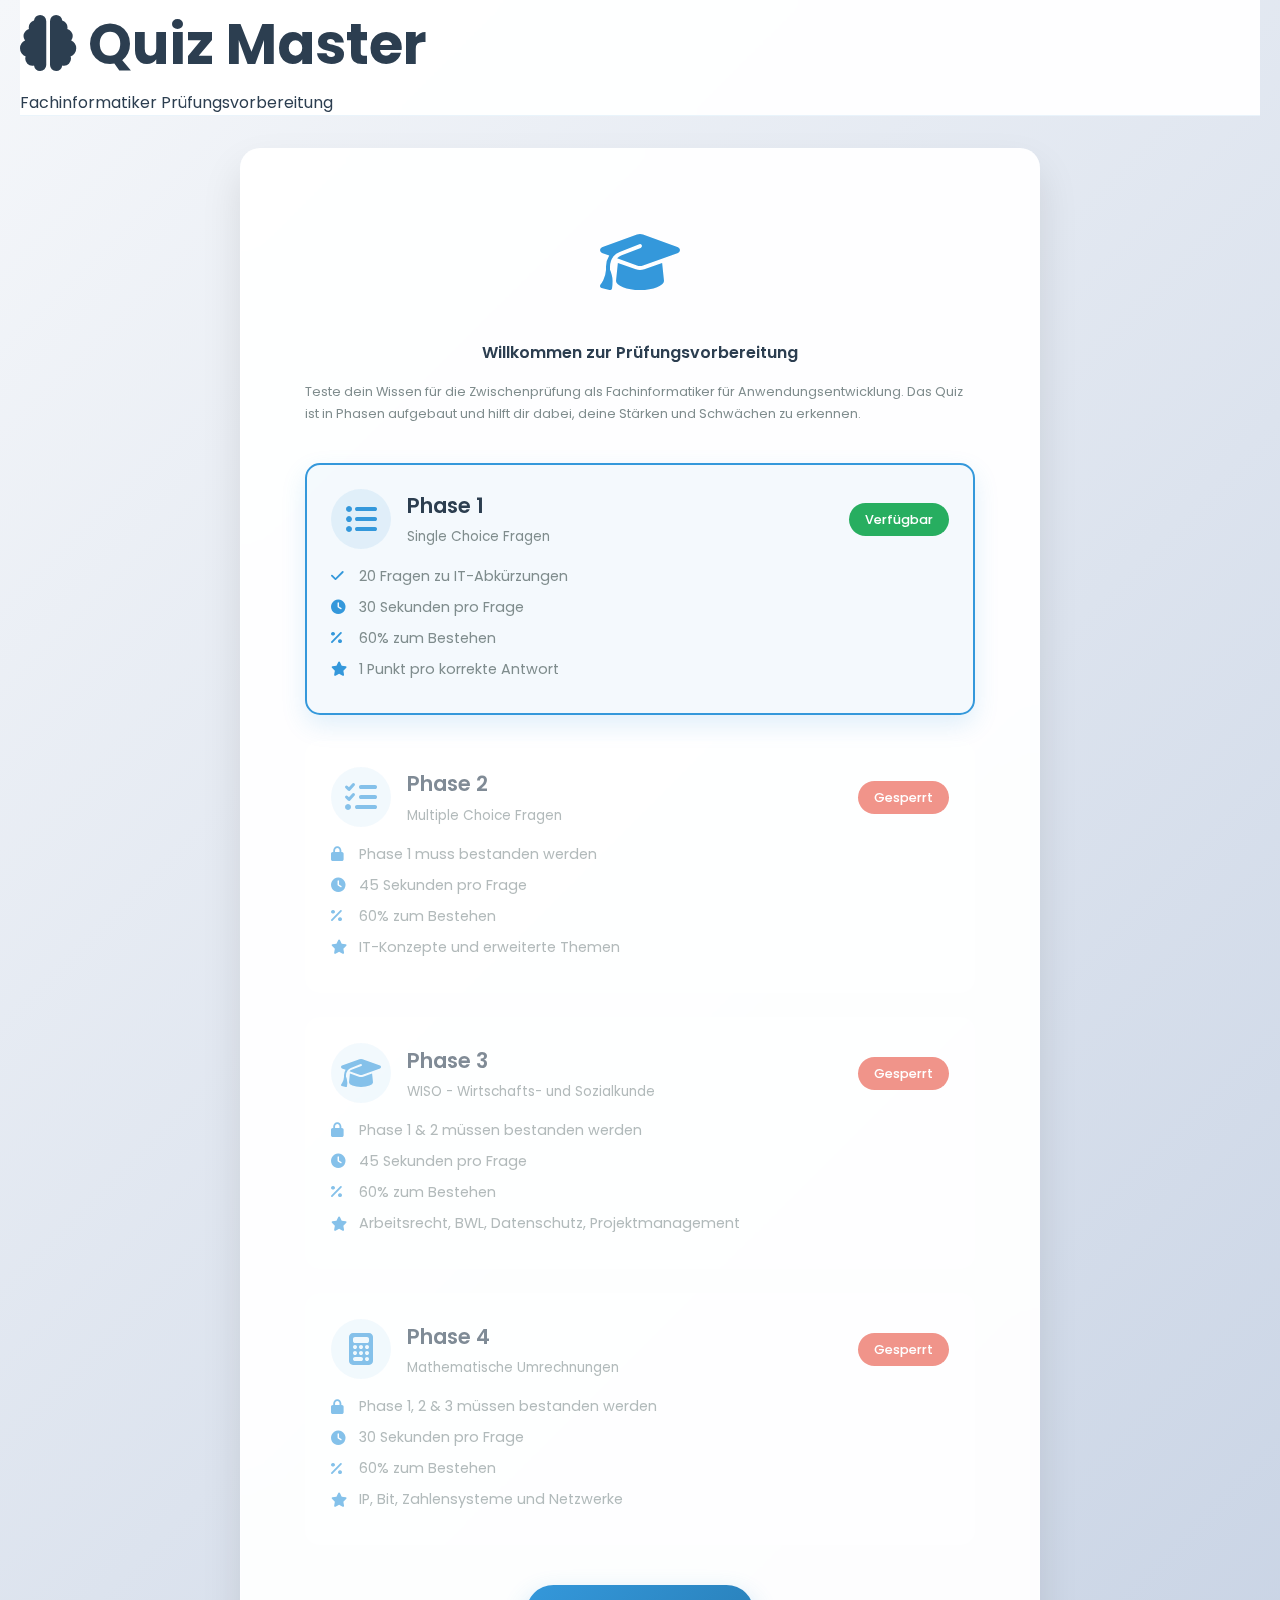
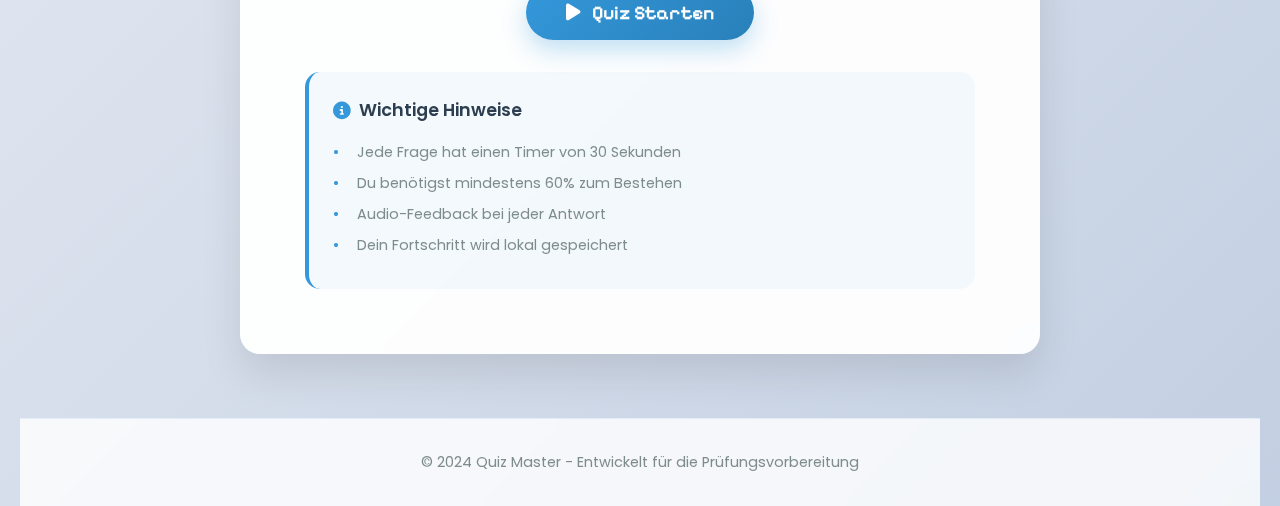
<file: index.html>
<!DOCTYPE html>
<html lang="de">
<head>
    <meta charset="UTF-8">
    <meta name="viewport" content="width=device-width, initial-scale=1.0">
    <title>Quiz - Fachinformatiker Prüfungsvorbereitung</title>
    <link rel="icon" type="image/x-icon" href="favicon.ico">
    
    <!-- Google Fonts -->
    <link rel="preconnect" href="https://fonts.googleapis.com">
    <link rel="preconnect" href="https://fonts.gstatic.com" crossorigin>
    <link href="https://fonts.googleapis.com/css2?family=Poppins:wght@300;400;500;600;700&family=Pixelify+Sans:wght@400;500;600;700&display=swap" rel="stylesheet">
    
    <!-- FontAwesome Icons -->
    <link rel="stylesheet" href="https://cdnjs.cloudflare.com/ajax/libs/font-awesome/6.4.0/css/all.min.css">
    
    <!-- Custom CSS -->
    <link rel="stylesheet" href="css/style.css">
    <link rel="stylesheet" href="css/responsive.css">
</head>
<body>
    <div class="container">
        <!-- Header -->
        <header class="header">
            <div class="header-content">
                <h1 class="logo">
                    <i class="fas fa-brain"></i>
                    Quiz Master
                </h1>
                <p class="subtitle">Fachinformatiker Prüfungsvorbereitung</p>
            </div>
        </header>

        <!-- Main Content -->
        <main class="main-content">
            <div class="welcome-card">
                <div class="welcome-icon">
                    <i class="fas fa-graduation-cap"></i>
                </div>
                
                <h2 class="welcome-title">Willkommen zur Prüfungsvorbereitung</h2>
                
                <p class="welcome-description">
                    Teste dein Wissen für die Zwischenprüfung als Fachinformatiker für Anwendungsentwicklung. 
                    Das Quiz ist in Phasen aufgebaut und hilft dir dabei, deine Stärken und Schwächen zu erkennen.
                </p>

                <!-- Quiz Phases -->
                <div class="quiz-phases">
                    <div class="phase-card active" data-phase="1">
                        <div class="phase-header">
                            <div class="phase-icon">
                                <i class="fas fa-list-ul"></i>
                            </div>
                            <div class="phase-info">
                                <h3>Phase 1</h3>
                                <p>Single Choice Fragen</p>
                            </div>
                            <div class="phase-status">
                                <span class="status-badge">Verfügbar</span>
                            </div>
                        </div>
                        <div class="phase-details">
                            <ul>
                                <li><i class="fas fa-check"></i> 20 Fragen zu IT-Abkürzungen</li>
                                <li><i class="fas fa-clock"></i> 30 Sekunden pro Frage</li>
                                <li><i class="fas fa-percentage"></i> 60% zum Bestehen</li>
                                <li><i class="fas fa-star"></i> 1 Punkt pro korrekte Antwort</li>
                            </ul>
                        </div>
                    </div>

                    <div class="phase-card disabled" data-phase="2">
                        <div class="phase-header">
                            <div class="phase-icon">
                                <i class="fas fa-tasks"></i>
                            </div>
                            <div class="phase-info">
                                <h3>Phase 2</h3>
                                <p>Multiple Choice Fragen</p>
                            </div>
                            <div class="phase-status">
                                <span class="status-badge locked">Gesperrt</span>
                            </div>
                        </div>
                        <div class="phase-details">
                            <ul>
                                <li><i class="fas fa-lock"></i> Phase 1 muss bestanden werden</li>
                                <li><i class="fas fa-clock"></i> 45 Sekunden pro Frage</li>
                                <li><i class="fas fa-percentage"></i> 60% zum Bestehen</li>
                                <li><i class="fas fa-star"></i> IT-Konzepte und erweiterte Themen</li>
                            </ul>
                        </div>
                    </div>

                    <div class="phase-card disabled" data-phase="3">
                        <div class="phase-header">
                            <div class="phase-icon">
                                <i class="fas fa-graduation-cap"></i>
                            </div>
                            <div class="phase-info">
                                <h3>Phase 3</h3>
                                <p>WISO - Wirtschafts- und Sozialkunde</p>
                            </div>
                            <div class="phase-status">
                                <span class="status-badge locked">Gesperrt</span>
                            </div>
                        </div>
                        <div class="phase-details">
                            <ul>
                                <li><i class="fas fa-lock"></i> Phase 1 & 2 müssen bestanden werden</li>
                                <li><i class="fas fa-clock"></i> 45 Sekunden pro Frage</li>
                                <li><i class="fas fa-percentage"></i> 60% zum Bestehen</li>
                                <li><i class="fas fa-star"></i> Arbeitsrecht, BWL, Datenschutz, Projektmanagement</li>
                            </ul>
                        </div>
                    </div>

                    <div class="phase-card disabled" data-phase="4">
                        <div class="phase-header">
                            <div class="phase-icon">
                                <i class="fas fa-calculator"></i>
                            </div>
                            <div class="phase-info">
                                <h3>Phase 4</h3>
                                <p>Mathematische Umrechnungen</p>
                            </div>
                            <div class="phase-status">
                                <span class="status-badge locked">Gesperrt</span>
                            </div>
                        </div>
                        <div class="phase-details">
                            <ul>
                                <li><i class="fas fa-lock"></i> Phase 1, 2 & 3 müssen bestanden werden</li>
                                <li><i class="fas fa-clock"></i> 30 Sekunden pro Frage</li>
                                <li><i class="fas fa-percentage"></i> 60% zum Bestehen</li>
                                <li><i class="fas fa-star"></i> IP, Bit, Zahlensysteme und Netzwerke</li>
                            </ul>
                        </div>
                    </div>
                </div>

                <!-- Start Button -->
                <div class="start-section">
                    <button class="start-btn pixelify-font" id="startPhase1">
                        <i class="fas fa-play"></i>
                        Quiz Starten
                    </button>
                </div>

                <!-- Instructions -->
                <div class="instructions">
                    <h3><i class="fas fa-info-circle"></i> Wichtige Hinweise</h3>
                    <ul>
                        <li>Jede Frage hat einen Timer von 30 Sekunden</li>
                        <li>Du benötigst mindestens 60% zum Bestehen</li>
                        <li>Audio-Feedback bei jeder Antwort</li>
                        <li>Dein Fortschritt wird lokal gespeichert</li>
                    </ul>
                </div>
            </div>
        </main>

        <!-- Footer -->
        <footer class="footer">
            <p>&copy; 2024 Quiz Master - Entwickelt für die Prüfungsvorbereitung</p>
        </footer>
    </div>

    <!-- JavaScript -->
    <script src="js/main.js"></script>
</body>
</html>
</file>
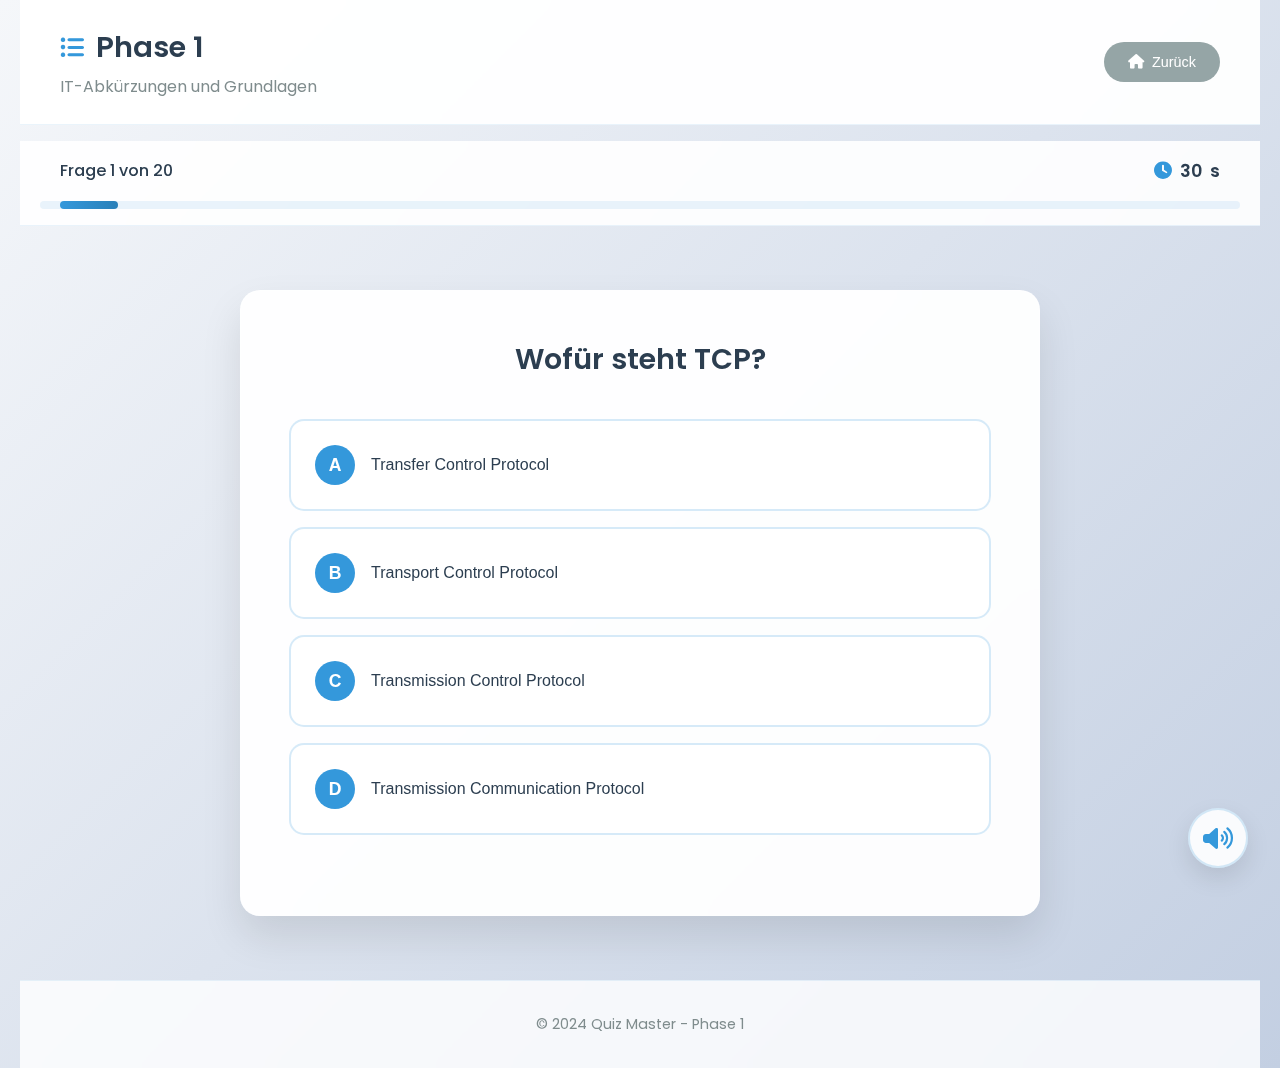
<file: phase1.html>
<!DOCTYPE html>
<html lang="de">
<head>
    <meta charset="UTF-8">
    <meta name="viewport" content="width=device-width, initial-scale=1.0">
    <title>Phase 1 - Quiz Master</title>
    <link rel="icon" type="image/x-icon" href="favicon.ico">
    
    <!-- Google Fonts -->
    <link rel="preconnect" href="https://fonts.googleapis.com">
    <link rel="preconnect" href="https://fonts.gstatic.com" crossorigin>
    <link href="https://fonts.googleapis.com/css2?family=Poppins:wght@300;400;500;600;700&family=Pixelify+Sans:wght@400;500;600;700&display=swap" rel="stylesheet">
    
    <!-- FontAwesome Icons -->
    <link rel="stylesheet" href="https://cdnjs.cloudflare.com/ajax/libs/font-awesome/6.4.0/css/all.min.css">
    
    <!-- Custom CSS -->
    <link rel="stylesheet" href="css/style.css">
    <link rel="stylesheet" href="css/quiz.css">
    <link rel="stylesheet" href="css/responsive.css">
</head>
<body>
    <div class="container">
        <!-- Quiz Header -->
        <header class="quiz-header">
            <div class="header-content">
                <div class="quiz-info">
                    <h1 class="quiz-title">
                        <i class="fas fa-list-ul"></i>
                        Phase 1
                    </h1>
                    <p class="quiz-subtitle">IT-Abkürzungen und Grundlagen</p>
                </div>
                
                <div class="quiz-controls">
                    <button class="btn-secondary" id="backToHome">
                        <i class="fas fa-home"></i>
                        Zurück
                    </button>
                </div>
            </div>
        </header>

        <!-- Progress Bar -->
        <div class="progress-container">
            <div class="progress-info">
                <span class="question-counter">Frage <span id="currentQuestion">1</span> von <span id="totalQuestions">20</span></span>
                <span class="timer" id="timer">
                    <i class="fas fa-clock"></i>
                    <span id="timeLeft">30</span>s
                </span>
            </div>
            <div class="progress-bar">
                <div class="progress-fill" id="progressFill"></div>
            </div>
        </div>

        <!-- Main Quiz Content -->
        <main class="quiz-content">
            <div class="quiz-card">
                <!-- Question Container -->
                <div class="question-container" id="questionContainer">
                    <div class="question-header">
                        <h2 class="question-text" id="questionText">
                            Wofür steht die Abkürzung TCP?
                        </h2>
                    </div>
                    
                    <!-- Answer Options -->
                    <div class="answer-options" id="answerOptions">
                        <button class="answer-option" data-answer="0">
                            <span class="option-letter">A</span>
                            <span class="option-text">Transmission Control Protocol</span>
                        </button>
                        
                        <button class="answer-option" data-answer="1">
                            <span class="option-letter">B</span>
                            <span class="option-text">Transfer Control Protocol</span>
                        </button>
                        
                        <button class="answer-option" data-answer="2">
                            <span class="option-letter">C</span>
                            <span class="option-text">Transport Control Protocol</span>
                        </button>
                        
                        <button class="answer-option" data-answer="3">
                            <span class="option-letter">D</span>
                            <span class="option-text">Transmission Connection Protocol</span>
                        </button>
                    </div>
                </div>

                <!-- Feedback Container (Hidden by default) -->
                <div class="feedback-container" id="feedbackContainer" style="display: none;">
                    <div class="feedback-icon" id="feedbackIcon">
                        <i class="fas fa-check-circle"></i>
                    </div>
                    <h3 class="feedback-title" id="feedbackTitle">Korrekt!</h3>
                    <p class="feedback-message" id="feedbackMessage">
                        Das ist die richtige Antwort. TCP steht für Transmission Control Protocol.
                    </p>
                    <button class="btn-primary pixelify-font" id="nextQuestion">
                        <i class="fas fa-arrow-right"></i>
                        Nächste Frage
                    </button>
                </div>

                <!-- Results Container (Hidden by default) -->
                <div class="results-container" id="resultsContainer" style="display: none;">
                    <div class="results-header">
                        <h2 class="results-title">Quiz abgeschlossen!</h2>
                        <div class="results-score">
                            <div class="score-circle">
                                <span class="score-number" id="finalScore">0</span>
                                <span class="score-percentage">%</span>
                            </div>
                            <p class="score-text">Du hast <span id="correctAnswers">0</span> von <span id="totalAnswered">20</span> Fragen richtig beantwortet.</p>
                        </div>
                    </div>
                    
                    <div class="results-status" id="resultsStatus">
                        <div class="status-icon">
                            <i class="fas fa-trophy"></i>
                        </div>
                        <h3 class="status-title">Bestanden!</h3>
                        <p class="status-message">Glückwunsch! Du hast die Phase 1 erfolgreich abgeschlossen.</p>
                    </div>
                    
                    <div class="results-actions">
                        <button class="btn-primary pixelify-font" id="restartQuiz">
                            <i class="fas fa-redo"></i>
                            Quiz wiederholen
                        </button>
                        <button class="btn-secondary" id="backToHomeResults">
                            <i class="fas fa-home"></i>
                            Zurück zur Startseite
                        </button>
                    </div>
                </div>
            </div>
        </main>

        <!-- Audio Controls -->
        <div class="audio-controls">
            <button class="audio-toggle" id="audioToggle" title="Audio ein/ausschalten">
                <i class="fas fa-volume-up" id="audioIcon"></i>
            </button>
        </div>

        <!-- Footer -->
        <footer class="quiz-footer">
            <p>&copy; 2024 Quiz Master - Phase 1</p>
        </footer>
    </div>

    <!-- JavaScript -->
    <script src="data/questions.js"></script>
    <script src="js/quiz.js"></script>
    <script src="js/audio.js"></script>
    <script src="js/storage.js"></script>
</body>
</html>
</file>
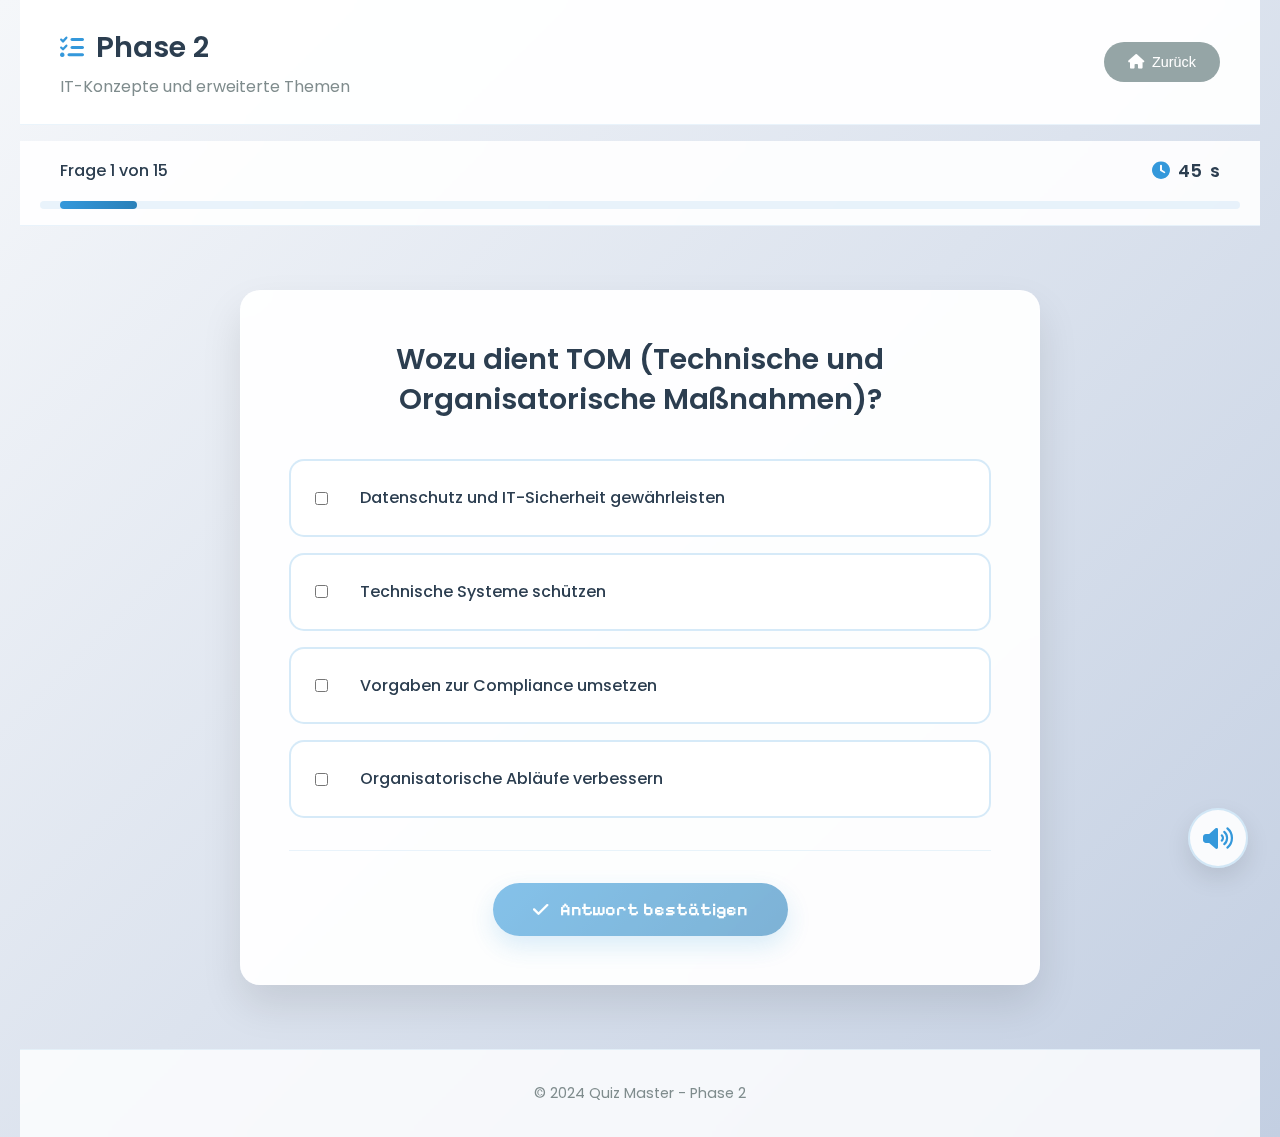
<file: phase2.html>
<!DOCTYPE html>
<html lang="de">
<head>
    <meta charset="UTF-8">
    <meta name="viewport" content="width=device-width, initial-scale=1.0">
    <title>Phase 2 - Quiz Master</title>
    <link rel="icon" type="image/x-icon" href="favicon.ico">
    
    <!-- Google Fonts -->
    <link rel="preconnect" href="https://fonts.googleapis.com">
    <link rel="preconnect" href="https://fonts.gstatic.com" crossorigin>
    <link href="https://fonts.googleapis.com/css2?family=Poppins:wght@300;400;500;600;700&family=Pixelify+Sans:wght@400;500;600;700&display=swap" rel="stylesheet">
    
    <!-- FontAwesome Icons -->
    <link rel="stylesheet" href="https://cdnjs.cloudflare.com/ajax/libs/font-awesome/6.4.0/css/all.min.css">
    
    <!-- Custom CSS -->
    <link rel="stylesheet" href="css/style.css">
    <link rel="stylesheet" href="css/quiz.css">
    <link rel="stylesheet" href="css/responsive.css">
</head>
<body>
    <div class="container">
        <!-- Quiz Header -->
        <header class="quiz-header">
            <div class="header-content">
                <div class="quiz-info">
                    <h1 class="quiz-title">
                        <i class="fas fa-tasks"></i>
                        Phase 2
                    </h1>
                    <p class="quiz-subtitle">IT-Konzepte und erweiterte Themen</p>
                </div>
                
                <div class="quiz-controls">
                    <button class="btn-secondary" id="backToHome">
                        <i class="fas fa-home"></i>
                        Zurück
                    </button>
                </div>
            </div>
        </header>

        <!-- Progress Bar -->
        <div class="progress-container">
            <div class="progress-info">
                <span class="question-counter">Frage <span id="currentQuestion">1</span> von <span id="totalQuestions">15</span></span>
                <span class="timer" id="timer">
                    <i class="fas fa-clock"></i>
                    <span id="timeLeft">45</span>s
                </span>
            </div>
            <div class="progress-bar">
                <div class="progress-fill" id="progressFill"></div>
            </div>
        </div>

        <!-- Main Quiz Content -->
        <main class="quiz-content">
            <div class="quiz-card">
                <!-- Question Container -->
                <div class="question-container" id="questionContainer">
                    <div class="question-header">
                        <h2 class="question-text" id="questionText">
                            Wozu dient TOM (Technische und Organisatorische Maßnahmen)?
                        </h2>
                    </div>
                    
                    <!-- Answer Options -->
                    <div class="answer-options" id="answerOptions">
                        <label class="answer-option checkbox-option" data-answer="0">
                            <input type="checkbox" class="answer-checkbox">
                            <span class="checkbox-custom"></span>
                            <span class="option-text">Datenschutz und IT-Sicherheit gewährleisten</span>
                        </label>
                        
                        <label class="answer-option checkbox-option" data-answer="1">
                            <input type="checkbox" class="answer-checkbox">
                            <span class="checkbox-custom"></span>
                            <span class="option-text">Nur technische Systeme schützen</span>
                        </label>
                        
                        <label class="answer-option checkbox-option" data-answer="2">
                            <input type="checkbox" class="answer-checkbox">
                            <span class="checkbox-custom"></span>
                            <span class="option-text">Organisatorische Prozesse optimieren</span>
                        </label>
                        
                        <label class="answer-option checkbox-option" data-answer="3">
                            <input type="checkbox" class="answer-checkbox">
                            <span class="checkbox-custom"></span>
                            <span class="option-text">Compliance-Anforderungen erfüllen</span>
                        </label>
                    </div>

                    <!-- Submit Button -->
                    <div class="submit-section">
                        <button class="btn-primary pixelify-font" id="submitAnswer" disabled>
                            <i class="fas fa-check"></i>
                            Antwort bestätigen
                        </button>
                    </div>
                </div>

                <!-- Feedback Container (Hidden by default) -->
                <div class="feedback-container" id="feedbackContainer" style="display: none;">
                    <div class="feedback-icon" id="feedbackIcon">
                        <i class="fas fa-check-circle"></i>
                    </div>
                    <h3 class="feedback-title" id="feedbackTitle">Korrekt!</h3>
                    <p class="feedback-message" id="feedbackMessage">
                        Das ist die richtige Antwort. TOM dient dem Datenschutz und der IT-Sicherheit.
                    </p>
                    <div class="feedback-details" id="feedbackDetails">
                        <div class="selected-answers" id="selectedAnswers"></div>
                        <div class="correct-answers" id="correctAnswers"></div>
                    </div>
                    <button class="btn-primary pixelify-font" id="nextQuestion">
                        <i class="fas fa-arrow-right"></i>
                        Nächste Frage
                    </button>
                </div>

                <!-- Results Container (Hidden by default) -->
                <div class="results-container" id="resultsContainer" style="display: none;">
                    <div class="results-header">
                        <h2 class="results-title">Phase 2 abgeschlossen!</h2>
                        <div class="results-score">
                            <div class="score-circle">
                                <span class="score-number" id="finalScore">0</span>
                                <span class="score-percentage">%</span>
                            </div>
                            <p class="score-text">Du hast <span id="correctAnswers">0</span> von <span id="totalAnswered">15</span> Fragen richtig beantwortet.</p>
                        </div>
                    </div>
                    
                    <div class="results-status" id="resultsStatus">
                        <div class="status-icon">
                            <i class="fas fa-trophy"></i>
                        </div>
                        <h3 class="status-title">Bestanden!</h3>
                        <p class="status-message">Glückwunsch! Du hast beide Phasen erfolgreich abgeschlossen.</p>
                    </div>
                    
                    <div class="results-actions">
                        <button class="btn-primary pixelify-font" id="restartQuiz">
                            <i class="fas fa-redo"></i>
                            Quiz wiederholen
                        </button>
                        <button class="btn-secondary" id="backToHomeResults">
                            <i class="fas fa-home"></i>
                            Zurück zur Startseite
                        </button>
                    </div>
                </div>
            </div>
        </main>

        <!-- Audio Controls -->
        <div class="audio-controls">
            <button class="audio-toggle" id="audioToggle" title="Audio ein/ausschalten">
                <i class="fas fa-volume-up" id="audioIcon"></i>
            </button>
        </div>

        <!-- Footer -->
        <footer class="quiz-footer">
            <p>&copy; 2024 Quiz Master - Phase 2</p>
        </footer>
    </div>

    <!-- JavaScript -->
    <script src="data/questions.js"></script>
    <script src="js/quiz2.js"></script>
    <script src="js/audio.js"></script>
    <script src="js/storage.js"></script>
</body>
</html>
</file>
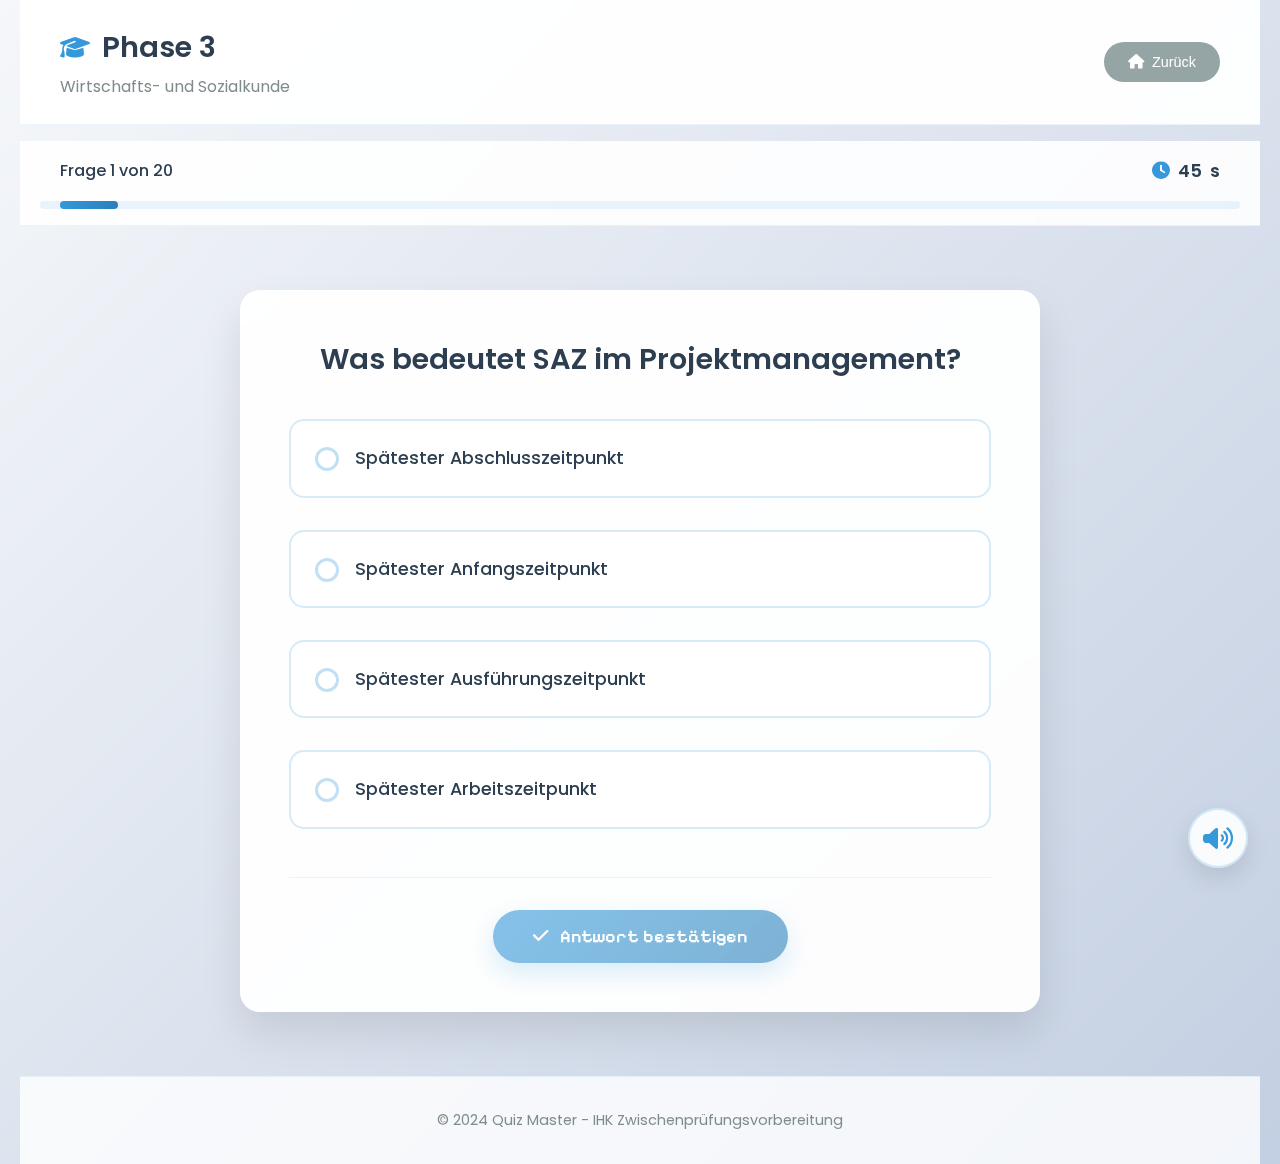
<file: phase3.html>
<!DOCTYPE html>
<html lang="de">
<head>
    <meta charset="UTF-8">
    <meta name="viewport" content="width=device-width, initial-scale=1.0">
    <title>Phase 3 - Quiz Master</title>
    <link rel="icon" type="image/x-icon" href="favicon.ico">
    
    <!-- Google Fonts -->
    <link rel="preconnect" href="https://fonts.googleapis.com">
    <link rel="preconnect" href="https://fonts.gstatic.com" crossorigin>
    <link href="https://fonts.googleapis.com/css2?family=Poppins:wght@300;400;500;600;700&family=Pixelify+Sans:wght@400;500;600;700&display=swap" rel="stylesheet">
    
    <!-- FontAwesome -->
    <link rel="stylesheet" href="https://cdnjs.cloudflare.com/ajax/libs/font-awesome/6.4.0/css/all.min.css">
    
    <!-- Custom CSS -->
    <link rel="stylesheet" href="css/style.css">
    <link rel="stylesheet" href="css/quiz.css">
    <link rel="stylesheet" href="css/responsive.css">
</head>
<body>
    <div class="container">
        <!-- Quiz Header -->
        <header class="quiz-header">
            <div class="header-content">
                <div class="quiz-info">
                    <h1 class="quiz-title">
                        <i class="fas fa-graduation-cap"></i>
                        Phase 3
                    </h1>
                    <p class="quiz-subtitle">Wirtschafts- und Sozialkunde</p>
                </div>
                
                <div class="quiz-controls">
                    <button class="btn-secondary" id="backToHome">
                        <i class="fas fa-home"></i>
                        Zurück
                    </button>
                </div>
            </div>
        </header>

    <!-- Progress Container -->
    <div class="progress-container">
        <div class="progress-info">
            <div class="question-counter">
                Frage <span id="currentQuestion">1</span> von <span id="totalQuestions">20</span>
            </div>
            <div class="timer" id="timer">
                <i class="fas fa-clock"></i>
                <span id="timeLeft">45</span>s
            </div>
        </div>
        <div class="progress-bar">
            <div class="progress-fill" id="progressFill"></div>
        </div>
    </div>

    <!-- Main Quiz Content -->
    <main class="quiz-content">
        <div class="quiz-card">
            <!-- Question Container -->
            <div class="question-container" id="questionContainer">
                <div class="question-header">
                    <h2 class="question-text" id="questionText">
                        Was ist ein befristeter Arbeitsvertrag?
                    </h2>
                </div>
                
                <!-- Answer Options -->
                <div class="answer-options" id="answerOptions">
                    <label class="answer-option checkbox-option" data-answer="0">
                        <input type="checkbox" class="answer-checkbox">
                        <span class="checkbox-custom"></span>
                        <span class="option-text">Ein Arbeitsvertrag mit festem Enddatum</span>
                    </label>
                    
                    <label class="answer-option checkbox-option" data-answer="1">
                        <input type="checkbox" class="answer-checkbox">
                        <span class="checkbox-custom"></span>
                        <span class="option-text">Ein Arbeitsvertrag ohne Kündigungsfrist</span>
                    </label>
                    
                    <label class="answer-option checkbox-option" data-answer="2">
                        <input type="checkbox" class="answer-checkbox">
                        <span class="checkbox-custom"></span>
                        <span class="option-text">Ein Arbeitsvertrag nur für Teilzeit</span>
                    </label>
                    
                    <label class="answer-option checkbox-option" data-answer="3">
                        <input type="checkbox" class="answer-checkbox">
                        <span class="checkbox-custom"></span>
                        <span class="option-text">Ein Arbeitsvertrag mit Probezeit</span>
                    </label>
                </div>

                <!-- Submit Button -->
                <div class="submit-section">
                    <button class="btn-primary pixelify-font" id="submitAnswer" disabled>
                        <i class="fas fa-check"></i>
                        Antwort bestätigen
                    </button>
                </div>
            </div>

            <!-- Feedback Container (Hidden by default) -->
            <div class="feedback-container" id="feedbackContainer" style="display: none;">
                <div class="feedback-icon" id="feedbackIcon">
                    <i class="fas fa-check-circle"></i>
                </div>
                <h3 class="feedback-title" id="feedbackTitle">Korrekt!</h3>
                <p class="feedback-message" id="feedbackMessage">
                    Das ist die richtige Antwort. Ein befristeter Arbeitsvertrag endet automatisch zu einem festgelegten Zeitpunkt.
                </p>
                <div class="feedback-details" id="feedbackDetails">
                    <div class="selected-answers" id="selectedAnswers"></div>
                    <div class="correct-answers" id="correctAnswers"></div>
                </div>
                <button class="btn-primary pixelify-font" id="nextQuestion">
                    <i class="fas fa-arrow-right"></i>
                    Nächste Frage
                </button>
            </div>

            <!-- Results Container (Hidden by default) -->
            <div class="results-container" id="resultsContainer" style="display: none;">
                <div class="results-header">
                    <h2 class="results-title">Phase 3 abgeschlossen!</h2>
                    <div class="results-score">
                        <div class="score-circle">
                            <span class="score-number" id="finalScore">0</span>
                            <span class="score-percentage">%</span>
                        </div>
                        <p class="score-text">Du hast <span id="correctAnswers">0</span> von <span id="totalAnswered">20</span> Fragen richtig beantwortet.</p>
                    </div>
                </div>
                
                <div class="results-status" id="resultsStatus">
                    <div class="status-icon">
                        <i class="fas fa-trophy"></i>
                    </div>
                    <h3 class="status-title">Bestanden!</h3>
                    <p class="status-message">Glückwunsch! Du hast alle drei Phasen erfolgreich abgeschlossen.</p>
                </div>
                
                <div class="results-actions">
                    <button class="btn-primary pixelify-font" id="restartQuiz">
                        <i class="fas fa-redo"></i>
                        Quiz wiederholen
                    </button>
                    <button class="btn-secondary" id="backToHomeResults">
                        <i class="fas fa-home"></i>
                        Zurück zur Startseite
                    </button>
                </div>
            </div>
        </div>
    </main>

    <!-- Audio Controls -->
    <div class="audio-controls">
        <button class="audio-toggle" id="audioToggle">
            <i class="fas fa-volume-up"></i>
        </button>
    </div>

    <!-- Quiz Footer -->
    <footer class="quiz-footer">
        <p>&copy; 2024 Quiz Master - IHK Zwischenprüfungsvorbereitung</p>
    </footer>

    <!-- JavaScript -->
    <script src="data/questions.js"></script>
    <script src="js/quiz3.js"></script>
    <script src="js/audio.js"></script>
    <script src="js/storage.js"></script>
</body>
</html>
</file>
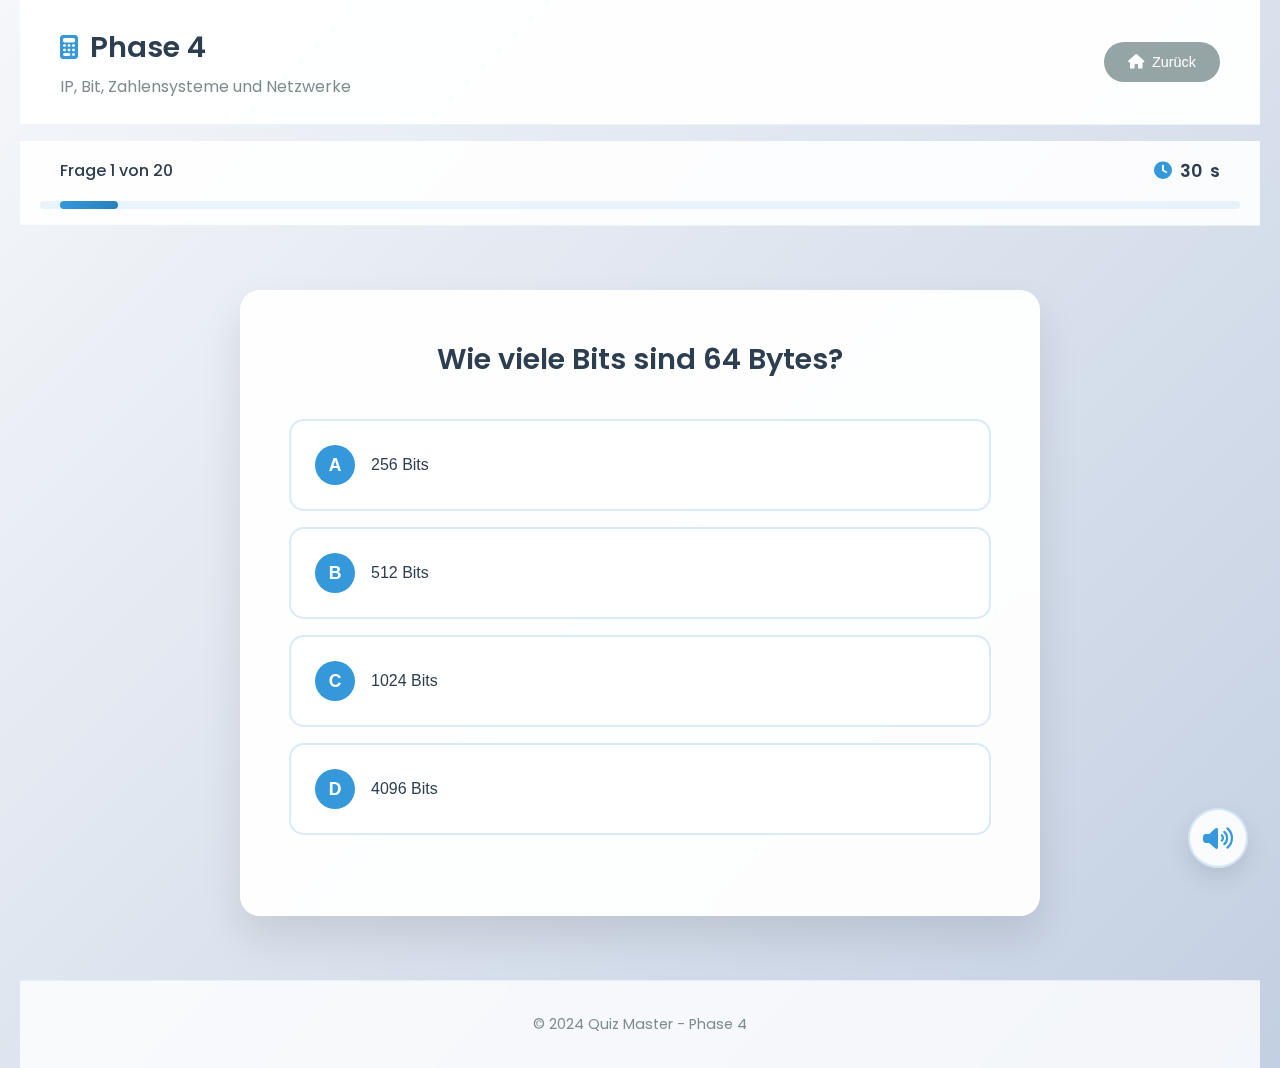
<file: phase4.html>
<!DOCTYPE html>
<html lang="de">
<head>
    <meta charset="UTF-8">
    <meta name="viewport" content="width=device-width, initial-scale=1.0">
    <title>Phase 4 - Quiz Master</title>
    <link rel="icon" type="image/x-icon" href="favicon.ico">
    
    <!-- Google Fonts -->
    <link rel="preconnect" href="https://fonts.googleapis.com">
    <link rel="preconnect" href="https://fonts.gstatic.com" crossorigin>
    <link href="https://fonts.googleapis.com/css2?family=Poppins:wght@300;400;500;600;700&family=Pixelify+Sans:wght@400;500;600;700&display=swap" rel="stylesheet">
    
    <!-- FontAwesome Icons -->
    <link rel="stylesheet" href="https://cdnjs.cloudflare.com/ajax/libs/font-awesome/6.4.0/css/all.min.css">
    
    <!-- Custom CSS -->
    <link rel="stylesheet" href="css/style.css">
    <link rel="stylesheet" href="css/quiz.css">
    <link rel="stylesheet" href="css/responsive.css">
</head>
<body>
    <div class="container">
        <!-- Quiz Header -->
        <header class="quiz-header">
            <div class="header-content">
                <div class="quiz-info">
                    <h1 class="quiz-title">
                        <i class="fas fa-calculator"></i>
                        Phase 4
                    </h1>
                    <p class="quiz-subtitle">IP, Bit, Zahlensysteme und Netzwerke</p>
                </div>
                
                <div class="quiz-controls">
                    <button class="btn-secondary" id="backToHome">
                        <i class="fas fa-home"></i>
                        Zurück
                    </button>
                </div>
            </div>
        </header>

        <!-- Progress Bar -->
        <div class="progress-container">
            <div class="progress-info">
                <span class="question-counter">Frage <span id="currentQuestion">1</span> von <span id="totalQuestions">20</span></span>
                <span class="timer" id="timer">
                    <i class="fas fa-clock"></i>
                    <span id="timeLeft">30</span>s
                </span>
            </div>
            <div class="progress-bar">
                <div class="progress-fill" id="progressFill"></div>
            </div>
        </div>

        <!-- Main Quiz Content -->
        <main class="quiz-content">
            <div class="quiz-card">
                <!-- Question Container -->
                <div class="question-container" id="questionContainer">
                    <div class="question-header">
                        <h2 class="question-text" id="questionText">
                            Wie viele Bits sind 64 Bytes?
                        </h2>
                    </div>
                    
                    <!-- Answer Options -->
                    <div class="answer-options" id="answerOptions">
                        <button class="answer-option" data-answer="0">
                            <span class="option-letter">A</span>
                            <span class="option-text">256 Bits</span>
                        </button>
                        
                        <button class="answer-option" data-answer="1">
                            <span class="option-letter">B</span>
                            <span class="option-text">512 Bits</span>
                        </button>
                        
                        <button class="answer-option" data-answer="2">
                            <span class="option-letter">C</span>
                            <span class="option-text">1024 Bits</span>
                        </button>
                        
                        <button class="answer-option" data-answer="3">
                            <span class="option-letter">D</span>
                            <span class="option-text">4096 Bits</span>
                        </button>
                    </div>
                </div>

                <!-- Feedback Container (Hidden by default) -->
                <div class="feedback-container" id="feedbackContainer" style="display: none;">
                    <div class="feedback-icon" id="feedbackIcon">
                        <i class="fas fa-check-circle"></i>
                    </div>
                    <h3 class="feedback-title" id="feedbackTitle">Korrekt!</h3>
                    <p class="feedback-message" id="feedbackMessage">
                        Das ist die richtige Antwort. 1 Byte = 8 Bit, daher 64 × 8 = 512 Bit.
                    </p>
                    <button class="btn-primary pixelify-font" id="nextQuestion">
                        <i class="fas fa-arrow-right"></i>
                        Nächste Frage
                    </button>
                </div>

                <!-- Results Container (Hidden by default) -->
                <div class="results-container" id="resultsContainer" style="display: none;">
                    <div class="results-header">
                        <h2 class="results-title">Quiz abgeschlossen!</h2>
                        <div class="results-score">
                            <div class="score-circle">
                                <span class="score-number" id="finalScore">0</span>
                                <span class="score-percentage">%</span>
                            </div>
                            <p class="score-text">Du hast <span id="correctAnswers">0</span> von <span id="totalAnswered">20</span> Fragen richtig beantwortet.</p>
                        </div>
                    </div>
                    
                    <div class="results-status" id="resultsStatus">
                        <div class="status-icon">
                            <i class="fas fa-trophy"></i>
                        </div>
                        <h3 class="status-title">Bestanden!</h3>
                        <p class="status-message">Glückwunsch! Du hast die Phase 4 erfolgreich abgeschlossen.</p>
                    </div>
                    
                    <div class="results-actions">
                        <button class="btn-primary pixelify-font" id="restartQuiz">
                            <i class="fas fa-redo"></i>
                            Quiz wiederholen
                        </button>
                        <button class="btn-secondary" id="backToHomeResults">
                            <i class="fas fa-home"></i>
                            Zurück zur Startseite
                        </button>
                    </div>
                </div>
            </div>
        </main>

        <!-- Audio Controls -->
        <div class="audio-controls">
            <button class="audio-toggle" id="audioToggle" title="Audio ein/ausschalten">
                <i class="fas fa-volume-up" id="audioIcon"></i>
            </button>
        </div>

        <!-- Footer -->
        <footer class="quiz-footer">
            <p>&copy; 2024 Quiz Master - Phase 4</p>
        </footer>
    </div>

    <!-- JavaScript -->
    <script src="data/questions.js"></script>
    <script src="js/quiz4.js"></script>
    <script src="js/audio.js"></script>
    <script src="js/storage.js"></script>
</body>
</html>
</file>
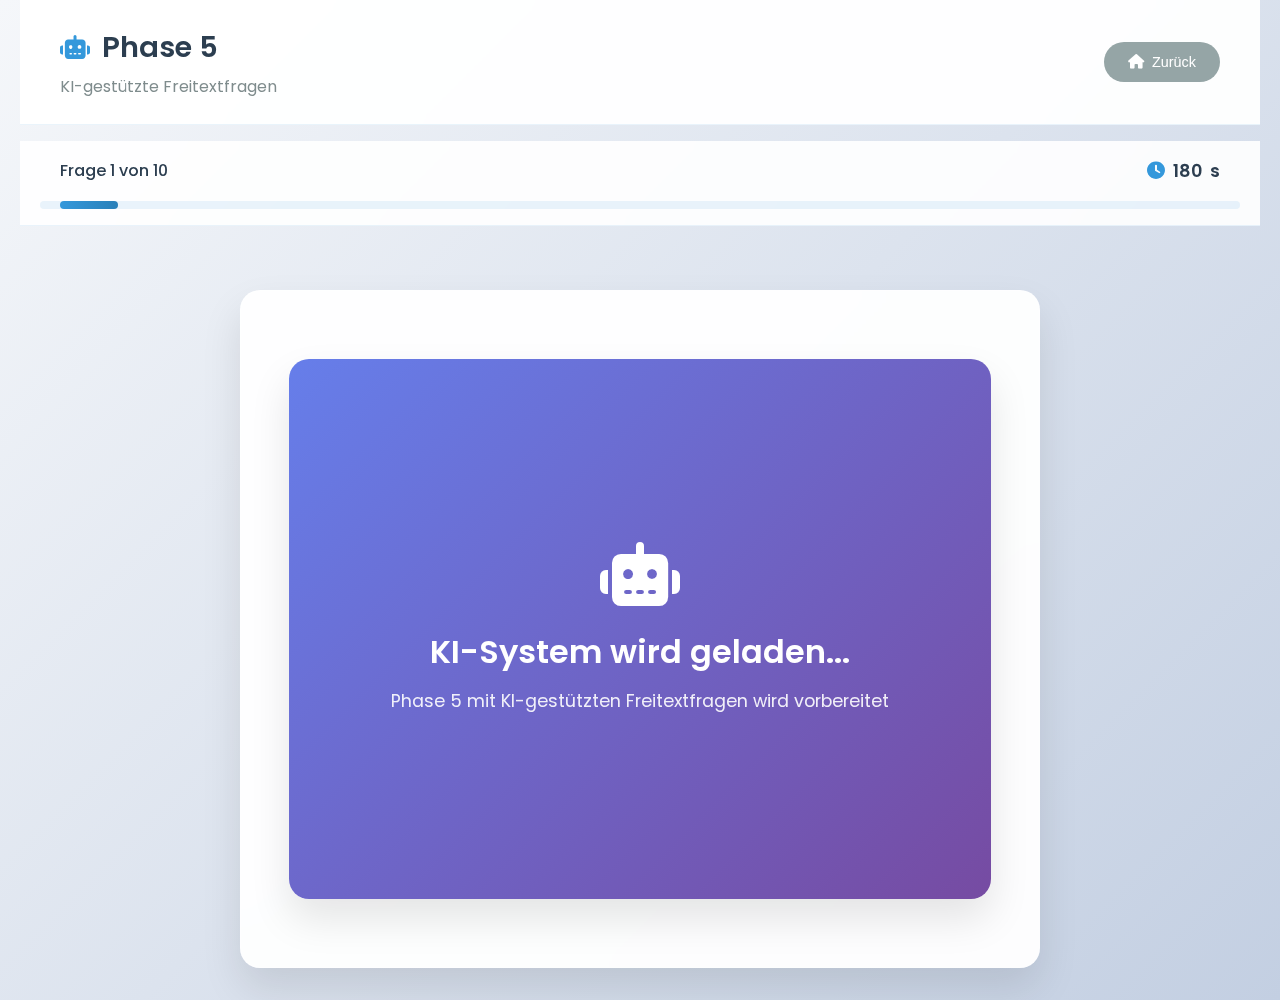
<file: phase5.html>
<!DOCTYPE html>
<html lang="de">
<head>
    <meta charset="UTF-8">
    <meta name="viewport" content="width=device-width, initial-scale=1.0">
    <title>Phase 5 - Quiz Master</title>
    <link rel="icon" type="image/x-icon" href="favicon.ico">
    
    <!-- Google Fonts -->
    <link rel="preconnect" href="https://fonts.googleapis.com">
    <link rel="preconnect" href="https://fonts.gstatic.com" crossorigin>
    <link href="https://fonts.googleapis.com/css2?family=Poppins:wght@300;400;500;600;700&family=Pixelify+Sans:wght@400;500;600;700&display=swap" rel="stylesheet">
    
    <!-- FontAwesome Icons -->
    <link rel="stylesheet" href="https://cdnjs.cloudflare.com/ajax/libs/font-awesome/6.4.0/css/all.min.css">
    
    <!-- Custom CSS -->
    <link rel="stylesheet" href="css/style.css">
    <link rel="stylesheet" href="css/quiz.css">
    <link rel="stylesheet" href="css/phase5.css">
    <link rel="stylesheet" href="css/responsive.css">
</head>
<body>
    <div class="container">
        <!-- Quiz Header -->
        <header class="quiz-header">
            <div class="header-content">
                <div class="quiz-info">
                    <h1 class="quiz-title">
                        <i class="fas fa-robot"></i>
                        Phase 5
                    </h1>
                    <p class="quiz-subtitle">KI-gestützte Freitextfragen</p>
                </div>
                
                <div class="quiz-controls">
                    <button class="btn-secondary" id="backToHome">
                        <i class="fas fa-home"></i>
                        Zurück
                    </button>
                </div>
            </div>
        </header>

        <!-- Progress Bar -->
        <div class="progress-container">
            <div class="progress-info">
                <span class="question-counter">Frage <span id="currentQuestion">1</span> von <span id="totalQuestions">10</span></span>
                <span class="timer" id="timer">
                    <i class="fas fa-clock"></i>
                    <span id="timeLeft">180</span>s
                </span>
            </div>
            <div class="progress-bar">
                <div class="progress-fill" id="progressFill"></div>
            </div>
        </div>

        <!-- Main Quiz Content -->
        <main class="quiz-content">
            <div class="quiz-card">
                <!-- Loading Screen -->
                <div class="loading-screen" id="loadingScreen">
                    <div class="loading-content">
                        <i class="fas fa-robot fa-spin"></i>
                        <h2>KI-System wird geladen...</h2>
                        <p>Phase 5 mit KI-gestützten Freitextfragen wird vorbereitet</p>
                    </div>
                </div>

                <!-- Quiz Interface -->
                <div class="quiz-interface" id="quizInterface" style="display: none;">
                    <!-- Question Container -->
                    <div class="question-container" id="questionContainer">
                        <div class="question-header">
                            <h2 class="question-text" id="questionText">
                                Lade Frage...
                            </h2>
                            <div class="question-meta">
                                <span class="category" id="questionCategory">Kategorie</span>
                                <span class="difficulty" id="questionDifficulty">Schwierigkeit</span>
                            </div>
                        </div>
                        
                        <!-- Answer Input -->
                        <div class="answer-input-section">
                            <div class="textarea-container">
                                <textarea 
                                    id="answerInput" 
                                    placeholder="Schreibe hier deine Antwort..."
                                    rows="8"
                                    maxlength="1000"
                                ></textarea>
                                <div class="input-info">
                                    <span class="char-counter" id="charCounter">0/1000 Zeichen</span>
                                    <span class="min-chars" id="minChars">Mindestens 50 Zeichen erforderlich</span>
                                </div>
                            </div>
                            
                            <button class="submit-btn" id="submitBtn" disabled>
                                <i class="fas fa-paper-plane"></i>
                                Antwort einreichen
                            </button>
                        </div>
                    </div>
                </div>

                <!-- Feedback Container -->
                <div class="feedback-container" id="feedbackContainer" style="display: none; visibility: visible;">
                    <div class="feedback-content">
                        <!-- AI Analysis Header -->
                        <div class="ai-analysis-header">
                            <div class="ai-icon">
                                <i class="fas fa-robot"></i>
                            </div>
                            <div class="ai-title">
                                <h3>KI-Analyse deiner Antwort</h3>
                                <p>DeepSeek AI hat deine Antwort bewertet</p>
                            </div>
                        </div>

                        <!-- Score Display -->
                        <div class="score-display">
                            <div class="score-circle" id="scoreCircle">
                                <span class="score-value" id="scoreValue">0%</span>
                            </div>
                            <div class="score-breakdown">
                                <div class="score-item">
                                    <span class="score-label">Korrektheit:</span>
                                    <span class="score-percentage" id="correctnessScore">0%</span>
                                </div>
                                <div class="score-item">
                                    <span class="score-label">Vollständigkeit:</span>
                                    <span class="score-percentage" id="completenessScore">0%</span>
                                </div>
                            </div>
                        </div>

                        <!-- AI Feedback -->
                        <div class="ai-feedback">
                            <h4>Detailliertes Feedback:</h4>
                            <div class="feedback-text" id="feedbackText">
                                Lade KI-Feedback...
                            </div>
                        </div>

                        <!-- Next Button -->
                        <button class="next-btn" id="nextBtn">
                            <i class="fas fa-arrow-right"></i>
                            Nächste Frage
                        </button>
                    </div>
                </div>

                <!-- Results Container -->
                <div class="results-container" id="resultsContainer" style="display: none;">
                    <div class="results-content">
                        <div class="results-header">
                            <i class="fas fa-trophy"></i>
                            <h2>Phase 5 abgeschlossen!</h2>
                        </div>

                        <div class="results-stats">
                            <div class="stat-item">
                                <span class="stat-label">Gesamtpunktzahl</span>
                                <span class="stat-value" id="totalScore">0%</span>
                            </div>
                            <div class="stat-item">
                                <span class="stat-label">Richtige Antworten</span>
                                <span class="stat-value" id="correctAnswers">0/10</span>
                            </div>
                            <div class="stat-item">
                                <span class="stat-label">Durchschnittliche Bewertung</span>
                                <span class="stat-value" id="avgScore">0%</span>
                            </div>
                        </div>

                        <div class="results-action">
                            <button class="home-btn" id="backToHomeResults">
                                <i class="fas fa-home"></i>
                                Zurück zur Startseite
                            </button>
                        </div>
                    </div>
                </div>
            </div>
        </div>
    </div>

    <!-- JavaScript Files -->
    <script src="js/audio.js"></script>
    <script src="js/storage.js"></script>
    <script src="data/phase5-questions.js"></script>
    <script src="js/quiz5.js"></script>
</body>
</html>
</file>
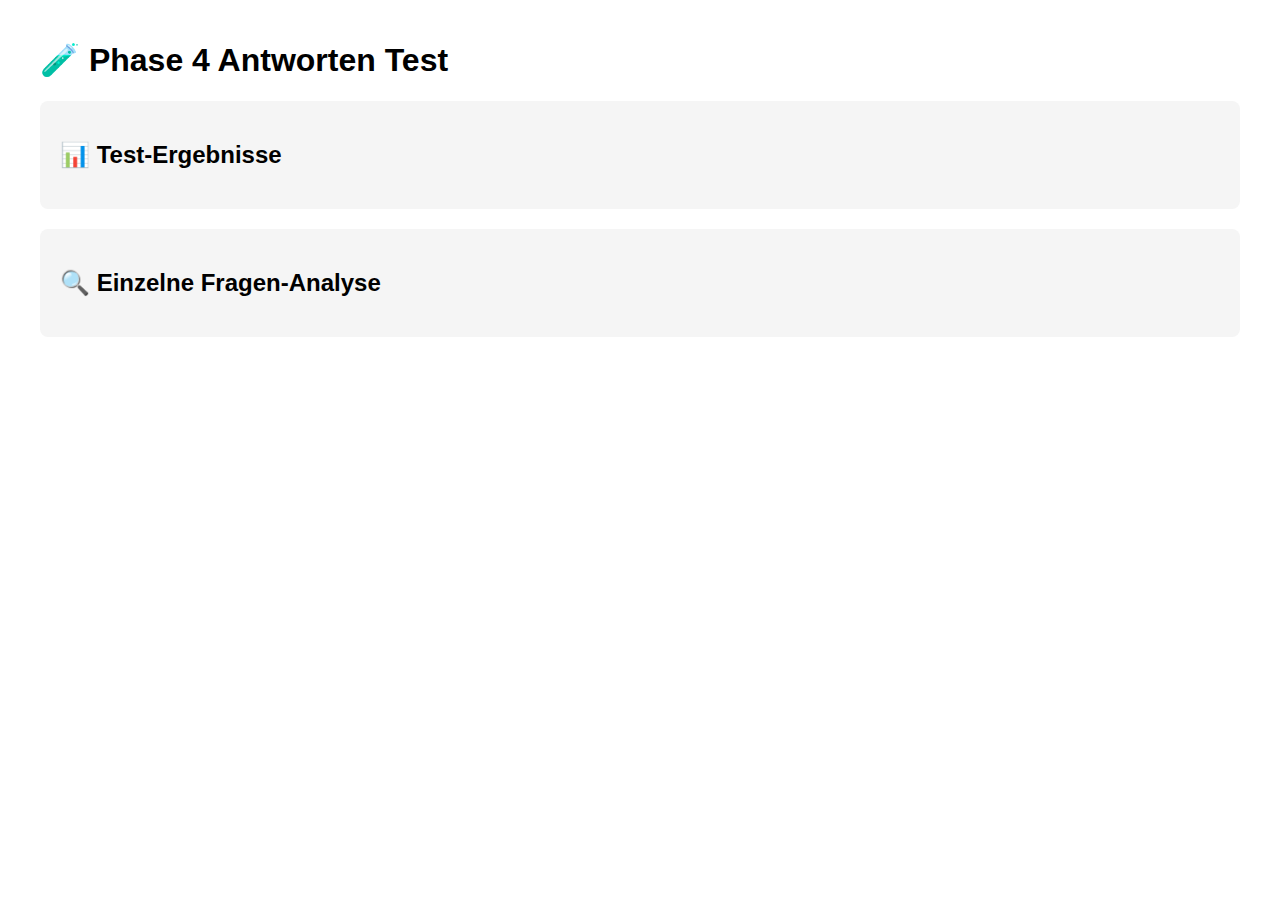
<file: test-phase4-answers.html>
<!DOCTYPE html>
<html lang="de">
<head>
    <meta charset="UTF-8">
    <meta name="viewport" content="width=device-width, initial-scale=1.0">
    <title>Phase 4 Antworten Test</title>
    <style>
        body {
            font-family: Arial, sans-serif;
            max-width: 1200px;
            margin: 0 auto;
            padding: 20px;
        }
        .test-section {
            background: #f5f5f5;
            padding: 20px;
            margin: 20px 0;
            border-radius: 8px;
        }
        .question-test {
            background: white;
            padding: 15px;
            margin: 10px 0;
            border-left: 4px solid #007bff;
        }
        .correct {
            color: #28a745;
            font-weight: bold;
        }
        .incorrect {
            color: #dc3545;
            font-weight: bold;
        }
        .warning {
            color: #ffc107;
            font-weight: bold;
        }
        .error {
            background: #f8d7da;
            color: #721c24;
            padding: 10px;
            border-radius: 4px;
            margin: 10px 0;
        }
        .success {
            background: #d4edda;
            color: #155724;
            padding: 10px;
            border-radius: 4px;
            margin: 10px 0;
        }
    </style>
</head>
<body>
    <h1>🧪 Phase 4 Antworten Test</h1>
    
    <div class="test-section">
        <h2>📊 Test-Ergebnisse</h2>
        <div id="testResults"></div>
    </div>

    <div class="test-section">
        <h2>🔍 Einzelne Fragen-Analyse</h2>
        <div id="questionAnalysis"></div>
    </div>

    <script src="data/questions.js"></script>
    <script>
        function testPhase4Answers() {
            const results = {
                totalQuestions: 0,
                correctAnswers: 0,
                errors: [],
                warnings: [],
                questions: []
            };

            // Teste jede Frage
            phase4Questions.forEach((question, index) => {
                const questionResult = {
                    index: index + 1,
                    question: question.question,
                    correctIndex: question.correct,
                    options: question.options,
                    correctAnswer: question.options[question.correct],
                    errors: [],
                    warnings: []
                };

                results.totalQuestions++;

                // Test 1: Ist correct Index gültig?
                if (question.correct < 0 || question.correct >= question.options.length) {
                    questionResult.errors.push(`Ungültiger correct Index: ${question.correct} (sollte 0-${question.options.length - 1} sein)`);
                    results.errors.push(`Frage ${index + 1}: Ungültiger correct Index`);
                } else {
                    questionResult.correctAnswers++;
                }

                // Test 2: Sind alle Optionen unique?
                const uniqueOptions = new Set(question.options);
                if (uniqueOptions.size !== question.options.length) {
                    questionResult.warnings.push("Doppelte Antwortoptionen gefunden");
                    results.warnings.push(`Frage ${index + 1}: Doppelte Antwortoptionen`);
                }

                // Test 3: Ist die korrekte Antwort plausibel?
                const correctAnswer = question.options[question.correct];
                if (!correctAnswer || correctAnswer.trim() === "") {
                    questionResult.errors.push("Korrekte Antwort ist leer oder undefined");
                    results.errors.push(`Frage ${index + 1}: Leere korrekte Antwort`);
                }

                results.questions.push(questionResult);
            });

            return results;
        }

        function displayResults(results) {
            const testResultsDiv = document.getElementById('testResults');
            const questionAnalysisDiv = document.getElementById('questionAnalysis');

            // Zusammenfassung
            let summary = `
                <div class="success">
                    <h3>✅ Test abgeschlossen!</h3>
                    <p><strong>Gesamt Fragen:</strong> ${results.totalQuestions}</p>
                    <p><strong>Gültige korrekte Antworten:</strong> ${results.correctAnswers}</p>
                    <p><strong>Fehler:</strong> ${results.errors.length}</p>
                    <p><strong>Warnungen:</strong> ${results.warnings.length}</p>
                </div>
            `;

            // Fehler anzeigen
            if (results.errors.length > 0) {
                summary += `<div class="error"><h4>❌ Fehler gefunden:</h4><ul>`;
                results.errors.forEach(error => {
                    summary += `<li>${error}</li>`;
                });
                summary += `</ul></div>`;
            }

            // Warnungen anzeigen
            if (results.warnings.length > 0) {
                summary += `<div class="warning"><h4>⚠️ Warnungen:</h4><ul>`;
                results.warnings.forEach(warning => {
                    summary += `<li>${warning}</li>`;
                });
                summary += `</ul></div>`;
            }

            testResultsDiv.innerHTML = summary;

            // Einzelne Fragen
            let analysis = '<h3>📝 Fragen-Details:</h3>';
            results.questions.forEach((q, index) => {
                const hasErrors = q.errors.length > 0;
                const hasWarnings = q.warnings.length > 0;
                
                analysis += `
                    <div class="question-test ${hasErrors ? 'error' : hasWarnings ? 'warning' : 'success'}">
                        <h4>Frage ${q.index}: ${q.question}</h4>
                        <p><strong>Korrekte Antwort:</strong> <span class="correct">${q.correctAnswer}</span></p>
                        <p><strong>Antwortoptionen:</strong></p>
                        <ol>
                            ${q.options.map((option, optIndex) => 
                                `<li ${optIndex === q.correctIndex ? 'class="correct"' : ''}>${option}</li>`
                            ).join('')}
                        </ol>
                        ${hasErrors || hasWarnings ? `
                            <div>
                                ${hasErrors ? `<p class="error"><strong>Fehler:</strong> ${q.errors.join(', ')}</p>` : ''}
                                ${hasWarnings ? `<p class="warning"><strong>Warnung:</strong> ${q.warnings.join(', ')}</p>` : ''}
                            </div>
                        ` : '<p class="success">✅ Frage ist korrekt</p>'}
                    </div>
                `;
            });

            questionAnalysisDiv.innerHTML = analysis;
        }

        // Test ausführen
        window.onload = function() {
            console.log('🧪 Starte Phase 4 Antworten Test...');
            const results = testPhase4Answers();
            displayResults(results);
            console.log('✅ Test abgeschlossen:', results);
        };
    </script>
</body>
</html>
</file>
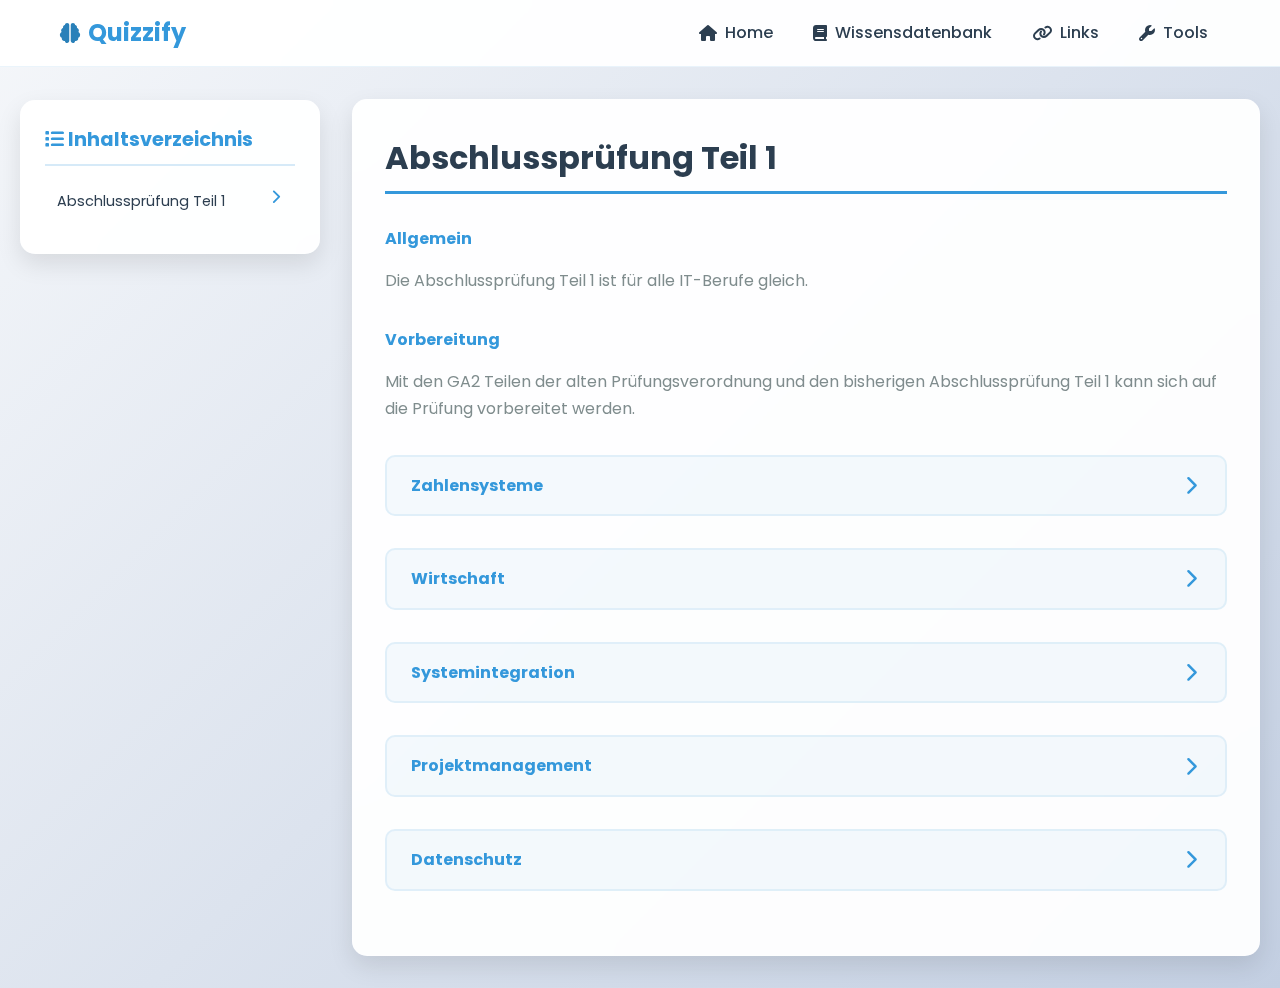
<file: wissen.html>
<!DOCTYPE html>
<html lang="de">
<head>
    <meta charset="UTF-8">
    <meta name="viewport" content="width=device-width, initial-scale=1.0">
    <title>Wissensdatenbank - Quiz Master</title>
    <link rel="icon" type="image/x-icon" href="favicon.ico">

    <!-- Google Fonts -->
    <link rel="preconnect" href="https://fonts.googleapis.com">
    <link rel="preconnect" href="https://fonts.gstatic.com" crossorigin>
    <link href="https://fonts.googleapis.com/css2?family=Poppins:wght@300;400;500;600;700&family=Pixelify+Sans:wght@400;500;600;700&display=swap" rel="stylesheet">

    <!-- FontAwesome Icons -->
    <link rel="stylesheet" href="https://cdnjs.cloudflare.com/ajax/libs/font-awesome/6.4.0/css/all.min.css">

    <!-- Custom CSS -->
    <link rel="stylesheet" href="css/style.css">
    <link rel="stylesheet" href="css/responsive.css">
    
    <style>
        /* Wissen.html spezifische Styles */
        .wissen-container {
            display: flex;
            max-width: 1400px;
            margin: 0 auto;
            gap: 2rem;
            padding: 0 20px;
        }
        
        .sidebar {
            width: 300px;
            flex-shrink: 0;
            background: rgba(255, 255, 255, 0.95);
            backdrop-filter: blur(15px);
            border-radius: 15px;
            padding: 1.5rem;
            box-shadow: 0 10px 25px rgba(0, 0, 0, 0.1);
            border: 1px solid rgba(255, 255, 255, 0.2);
            height: fit-content;
            position: sticky;
            top: 100px;
        }
        
        .content-area {
            flex: 1;
            background: rgba(255, 255, 255, 0.95);
            backdrop-filter: blur(15px);
            border-radius: 15px;
            padding: 2rem;
            box-shadow: 0 10px 25px rgba(0, 0, 0, 0.1);
            border: 1px solid rgba(255, 255, 255, 0.2);
        }
        
        .sidebar h3 {
            color: #3498db;
            font-size: 1.2rem;
            margin-bottom: 1rem;
            padding-bottom: 0.5rem;
            border-bottom: 2px solid rgba(52, 152, 219, 0.2);
        }
        
        .sidebar ul {
            list-style: none;
            margin: 0;
            padding: 0;
        }
        
        .sidebar li {
            margin-bottom: 0.5rem;
        }
        
        .sidebar a {
            color: #2c3e50;
            text-decoration: none;
            display: block;
            padding: 0.5rem 0.75rem;
            border-radius: 8px;
            transition: all 0.2s ease;
            font-size: 0.9rem;
            position: relative;
        }
        
        .sidebar a:hover {
            background: rgba(52, 152, 219, 0.08);
            color: #1f5f8b;
        }
        
        .sidebar .submenu {
            margin-left: 1rem;
            border-left: 2px solid rgba(52, 152, 219, 0.2);
            padding-left: 1rem;
            display: none;
        }
        
        .sidebar .submenu a {
            font-size: 0.85rem;
            padding: 0.4rem 0.75rem;
        }
        
        .toggle-icon {
            float: right;
            transition: transform 0.3s ease;
            color: #3498db;
            transform: rotate(-90deg);
        }

        .sidebar a:has(.toggle-icon) + .submenu:not(.collapsed) .toggle-icon,
        .sidebar a:has(.toggle-icon) + .submenu:not(.collapsed) ~ .toggle-icon {
            transform: rotate(0deg);
        }
        
        .content-area h1 {
            color: #2c3e50;
            font-size: 2rem;
            margin-bottom: 1rem;
            border-bottom: 3px solid #3498db;
            padding-bottom: 0.5rem;
        }
        
        .content-area h2 {
            color: #2c3e50;
            font-size: 1rem;
            margin: 2rem 0 1rem 0;
            color: #3498db;
        }
        
        .content-area p {
            color: #7f8c8d;
            line-height: 1.7;
            margin-bottom: 1rem;
        }

        /* Content Section Toggle Styles */
        .content-section {
            margin-bottom: 2rem;
        }

        .section-toggle {
            display: flex;
            align-items: center;
            justify-content: space-between;
            cursor: pointer;
            padding: 1rem 1.5rem;
            background: rgba(52, 152, 219, 0.05);
            border-radius: 10px;
            border: 2px solid rgba(52, 152, 219, 0.1);
            transition: all 0.3s ease;
            margin-bottom: 0;
        }

        .section-toggle:hover {
            background: rgba(52, 152, 219, 0.08);
            border-color: rgba(52, 152, 219, 0.2);
        }

        .section-toggle .toggle-icon {
            transition: transform 0.3s ease;
            color: #3498db;
            font-size: 1.2rem;
        }

        .section-content {
            padding: 1.5rem;
            background: rgba(255, 255, 255, 0.5);
            border-radius: 0 0 10px 10px;
            border: 2px solid rgba(52, 152, 219, 0.1);
            border-top: none;
            display: none;
        }

        .content-section.collapsed .section-content {
            display: none;
        }

        .content-section:not(.collapsed) .section-content {
            display: block;
        }

        .content-section .section-toggle .toggle-icon {
            transform: rotate(-90deg);
        }

        .content-section:not(.collapsed) .section-toggle .toggle-icon {
            transform: rotate(0deg);
        }
        
        @media (max-width: 768px) {
            .wissen-container {
                flex-direction: column;
                gap: 1rem;
            }
            
            .sidebar {
                display: none; /* Ausgeblendet, da in Slidebar verfügbar */
            }
            
            .content-area {
                order: 1;
                margin-top: 0;
                padding: 1.5rem;
            }
            
            .sidebar h3 {
                font-size: 1.1rem;
                margin-bottom: 0.8rem;
            }
            
            .sidebar a {
                font-size: 0.85rem;
                padding: 0.6rem 0.75rem;
            }
            
            .sidebar .submenu {
                margin-left: 0.5rem;
                padding-left: 0.5rem;
            }
            
            .sidebar .submenu a {
                font-size: 0.8rem;
                padding: 0.5rem 0.75rem;
            }
            
            .content-area h1 {
                font-size: 1rem;
                margin-bottom: 0.8rem;
            }
            
            .content-area h2 {
                font-size: 1rem;
                margin: 1.5rem 0 0.8rem 0;
            }
            
            .content-area h3 {
                font-size: 1rem;
                margin: 1rem 0 0.5rem 0;
            }
            
            .content-area p {
                font-size: 0.9rem;
                line-height: 1.6;
            }
        }
        
        @media (max-width: 480px) {
            .wissen-container {
                padding: 0 10px;
                gap: 0.8rem;
            }
            
            .sidebar {
                padding: 1rem;
            }
            
            .content-area {
                padding: 1rem;
            }
            
            .sidebar h3 {
                font-size: 1rem;
            }
            
            .sidebar a {
                font-size: 0.8rem;
                padding: 0.5rem 0.6rem;
            }
            
            .sidebar .submenu a {
                font-size: 0.75rem;
                padding: 0.4rem 0.6rem;
            }
            
            .content-area h1 {
                font-size: 1.2rem;
            }
            
            .content-area h2 {
                font-size: 1rem;
            }
            
            .content-area h3 {
                font-size: 0.9rem;
            }
            
            .content-area p {
                font-size: 0.85rem;
            }
        }

        /* Mobile Slidebar Styles */
        .mobile-slidebar {
            position: fixed;
            top: 0;
            right: -100%;
            width: 85%;
            max-width: 350px;
            height: 100vh;
            background: rgba(255, 255, 255, 0.98);
            backdrop-filter: blur(20px);
            z-index: 1000;
            transition: right 0.3s ease-in-out;
            box-shadow: -5px 0 25px rgba(0, 0, 0, 0.15);
            border-left: 1px solid rgba(255, 255, 255, 0.2);
        }

        .mobile-slidebar.open {
            right: 0;
        }



        .slidebar-content {
            padding: 1.5rem;
            height: 100vh;
            overflow-y: auto;
        }

        .slidebar-content h3 {
            color: #3498db;
            font-size: 1.2rem;
            margin-bottom: 1rem;
            padding-bottom: 0.5rem;
            border-bottom: 2px solid rgba(52, 152, 219, 0.2);
        }

        .slidebar-content ul {
            list-style: none;
            margin: 0;
            padding: 0;
        }

        .slidebar-content li {
            margin-bottom: 0.5rem;
        }

        .slidebar-content a {
            color: #2c3e50;
            text-decoration: none;
            display: block;
            padding: 0.8rem 1rem;
            border-radius: 8px;
            transition: all 0.2s ease;
            font-size: 0.95rem;
            position: relative;
        }

        .slidebar-content a:hover {
            background: rgba(52, 152, 219, 0.08);
            color: #1f5f8b;
        }

        .slidebar-content .submenu {
            margin-left: 1rem;
            border-left: 2px solid rgba(52, 152, 219, 0.2);
            padding-left: 1rem;
            display: none;
        }

        .slidebar-content .submenu .submenu {
            margin-left: 1.5rem;
            border-left: 2px solid rgba(52, 152, 219, 0.15);
        }

        .slidebar-content .submenu a {
            font-size: 0.9rem;
            padding: 0.6rem 1rem;
        }

        .slidebar-content .toggle-icon {
            float: right;
            transition: transform 0.3s ease;
            color: #3498db;
            transform: rotate(-90deg);
        }

        .slidebar-content a:has(.toggle-icon) + .submenu:not(.collapsed) .toggle-icon,
        .slidebar-content a:has(.toggle-icon) + .submenu:not(.collapsed) ~ .toggle-icon {
            transform: rotate(0deg);
        }

        .slidebar-overlay {
            position: fixed;
            top: 0;
            left: 0;
            width: 100%;
            height: 100%;
            background: rgba(0, 0, 0, 0.5);
            z-index: 999;
            opacity: 0;
            visibility: hidden;
            transition: all 0.3s ease;
        }

        .slidebar-overlay.active {
            opacity: 1;
            visibility: visible;
        }

        .burger-btn {
            background: none;
            border: none;
            cursor: pointer;
            color: inherit;
            font-family: inherit;
        }

        .burger-btn:hover {
            background: rgba(52, 152, 219, 0.08);
        }

        /* Slidebar Animation */
        @keyframes slideIn {
            from {
                transform: translateX(100%);
            }
            to {
                transform: translateX(0);
            }
        }

        @keyframes slideOut {
            from {
                transform: translateX(0);
            }
            to {
                transform: translateX(100%);
            }
        }
    </style>
</head>
<body>
    <!-- Header / Navbar (full width) -->
    <header class="header">
        <nav class="navbar">
            <div class="nav-brand">
                <h1 class="logo">
                    <i class="fas fa-brain"></i>
                    Quizzify
                </h1>
            </div>
            <ul class="nav-links">
                <li><a href="index.html" class="nav-link"><i class="fas fa-home"></i> Home</a></li>
                <li><a href="wissen.html" class="nav-link"><i class="fas fa-book"></i> Wissensdatenbank</a></li>
                <li><a href="#" class="nav-link"><i class="fas fa-link"></i> Links</a></li>
                <li><a href="#" class="nav-link"><i class="fas fa-wrench"></i> Tools</a></li>
            </ul>
        </nav>
    </header>

    <main class="main-content">
        <div class="wissen-container">
            <!-- Linke Sidebar mit Dropdown-Menü für Inhaltsverzeichnis-->
            <aside class="sidebar">
            <h3><i class="fas fa-list"></i> Inhaltsverzeichnis</h3>
            <ul>
                <li>
                    <a href="#teil1">Abschlussprüfung Teil 1 <i class="fas fa-chevron-down toggle-icon"></i></a>
                    <ul class="submenu">
                        <li><a href="#allgemein">Allgemein</a></li>
                        <li><a href="#vorbereitung">Vorbereitung </a></li>
                        <li><a href="#zahlensysteme">Zahlensysteme <i class="fas fa-chevron-down toggle-icon"></i></a>
                            <ul class="submenu">
                                <li><a href="#umrechnungen">Umrechnungen</a></li>
                            </ul>
                        </li>
                        <li><a href="#wirtschaft">Wirtschaft <i class="fas fa-chevron-down toggle-icon"></i></a>
                            <ul class="submenu">
                                <li><a href="#vertragsarten">Vertragsarten</a></li>
                                <li><a href="#marktformen">Marktformen</a></li>
                                <li><a href="#wirtschaftssektoren">Wirtschaftssektoren</a></li>
                                <li><a href="#amortisation">Amortisationsrechnung</a></li>
                                <li><a href="#angebotsvergleich">Angebotsvergleich</a></li>
                                <li><a href="#bezugskalkulation">Bezugskalkulation</a></li>
                                <li><a href="#ratendarlehen">Das Ratendarlehen</a></li>
                                <li><a href="#harvard">Harvard-Konzept</a></li>
                                <li><a href="#kosten-nutzen">Kosten und Nutzen</a></li>
                                <li><a href="#make-or-buy">Make or Buy</a></li>
                                <li><a href="#nutzwertanalyse">Nutzwertanalyse</a></li>
                                <li><a href="#rentabilitaet">Rentabilitätsrechnung</a></li>
                                <li><a href="#roi">ROI ~ Return on Investment</a></li>
                                <li><a href="#win-win">Win-Win-Strategie</a></li>
                            </ul>
                        </li>
                        <li><a href="#systemintegration">Systemintegration <i class="fas fa-chevron-down toggle-icon"></i></a>
                            <ul class="submenu">
                                <li><a href="#storage">Storage Systeme</a></li>
                                <li><a href="#netzwerktopologien">Netzwerktopologien</a></li>
                                <li><a href="#usv">USV - Unterbrechungsfreie Stromversorgung</a></li>
                                <li><a href="#backuparten">Backuparten</a></li>
                                <li><a href="#osi">Das OSI Modell</a></li>
                                <li><a href="#datenbanksystem">Datenbanksystem</a></li>
                                <li><a href="#dsl">DSL - Digital Subscriber Line</a></li>
                                <li><a href="#thin-client">Thin Client Arten</a></li>
                                <li><a href="#vdi">VDI und DaaS</a></li>
                                <li><a href="#vlan">VLAN - Virtual Local Area Network</a></li>
                            </ul>
                        </li>
                        <li><a href="#projektmanagement">Projektmanagement <i class="fas fa-chevron-down toggle-icon"></i></a>
                            <ul class="submenu">
                                <li><a href="#agil-klassisch">Agiles vs klassisches Projektmanagement</a></li>
                                <li><a href="#xp">Extreme Programming / XP</a></li>
                                <li><a href="#gantt">Gantt Diagramm</a></li>
                                <li><a href="#kanban">Kanban</a></li>
                                <li><a href="#lasten-pflichtenheft">Lastenheft und Pflichtenheft</a></li>
                                <li><a href="#magisches-dreieck">Magisches Dreieck</a></li>
                                <li><a href="#meilensteine">Meilensteine im Projektmanagement</a></li>
                                <li><a href="#netzplan">Netzplan</a></li>
                                <li><a href="#teamentwicklung">Phasen der Teamentwicklung</a></li>
                                <li><a href="#projektplan">Projektplan</a></li>
                                <li><a href="#risikoanalyse">Risikoanalyse</a></li>
                                <li><a href="#scrum">Scrum</a></li>
                                <li><a href="#smart">SMART-Ziele</a></li>
                                <li><a href="#spiralmodell">Spiralmodell</a></li>
                                <li><a href="#ticket-systeme">Ticket Systeme</a></li>
                                <li><a href="#v-modell">V-Modell</a></li>
                                <li><a href="#was-ist-projekt">Was ist ein Projekt?</a></li>
                                <li><a href="#wasserfallmodell">Wasserfallmodell</a></li>
                            </ul>
                        </li>
                        <li><a href="#datenschutz">Datenschutz <i class="fas fa-chevron-down toggle-icon"></i></a>
                            <ul class="submenu">
                                <li><a href="#cyberbedrohungen">Cyberbedrohungen</a></li>
                                <li><a href="#betroffenenrechte">Betroffenenrechte</a></li>
                                <li><a href="#bsi-grundschutz">BSI-Grundschutz: Wichtige Begriffe</a></li>
                            </ul>
                        </li>
                    </ul>
                </li>
                <!-- AP2 : FIAE (ertsmal ausgeblendet) -->
                <!-- <li>
                    <a href="#teil2-ae">Abschlussprüfung Teil 2 - Anwendungsentwicklung <i class="fas fa-chevron-down toggle-icon"></i></a>
                    <ul class="submenu">
                        <li><a href="#planung">Berufsspezifische Aufgaben 1 - Planung eines Softwareprojektes <i class="fas fa-chevron-down toggle-icon"></i></a>
                            <ul class="submenu">
                                <li><a href="#anforderungsanalyse">Anforderungsanalyse</a></li>
                            </ul>
                        </li>
                        <li><a href="#umsetzung">Berufsspezifische Aufgaben 2 - Umsetzung eines Softwareprojektes <i class="fas fa-chevron-down toggle-icon"></i></a>
                            <ul class="submenu">
                                <li><a href="#uml-zustand">UML ~ Zustandsdiagramm</a></li>
                                <li><a href="#uml-aktivitaet">UML ~ Aktivitätsdiagramm</a></li>
                                <li><a href="#uml-usecase">UML ~ Use-Case-Diagramm</a></li>
                                <li><a href="#uml-sequenz">UML ~ Sequenzdiagramm</a></li>
                                <li><a href="#uml-klasse">UML ~ Klassendiagramm</a></li>
                                <li><a href="#mvc">MVC - Pattern</a></li>
                                <li><a href="#observer">Observer - Pattern</a></li>
                                <li><a href="#objektorientierung">Objektorientierung</a></li>
                                <li><a href="#sql">SQL / MySQL</a></li>
                                <li><a href="#normalisierung">Normalisierung</a></li>
                                <li><a href="#er-modell">ER-Modell</a></li>
                                <li><a href="#softwareergonomie">Softwareergonomie</a></li>
                            </ul>
                        </li>
                        <li><a href="#projekt-ae">Projekt Anwendungsentwicklung <i class="fas fa-chevron-down toggle-icon"></i></a>
                            <ul class="submenu">
                                <li><a href="#projektantrag">Projektantrag</a></li>
                                <li><a href="#projektdokumentation">Projektdokumentation</a></li>
                                <li><a href="#projektpraesentation">Projektpräsentation</a></li>
                            </ul>
                        </li>
                    </ul>
                </li> -->
                <!-- AP2 : Wirtschaft (ertsmal ausgeblendet) -->
                <!-- <li>
                    <a href="#teil2-wirtschaft">Abschlussprüfung Teil 2 - Wirtschaft <i class="fas fa-chevron-down toggle-icon"></i></a>
                    <ul class="submenu">
                        <li><a href="#epk">EPK - Ereignisgesteuerte Prozesskette</a></li>
                        <li><a href="#mutterschutz">Mutterschutz</a></li>
                        <li><a href="#betriebsvereinbarung">Betriebsvereinbarung</a></li>
                        <li><a href="#kuendigungen">Kündigungen</a></li>
                        <li><a href="#betriebsrat">Betriebsrat</a></li>
                        <li><a href="#europass">Europass</a></li>
                        <li><a href="#rechtsformen">Rechtsformen</a></li>
                        <li><a href="#wirtschaftssektoren-teil2">Wirtschaftssektoren</a></li>
                    </ul>
                </li> -->
            </ul>
            </aside>

        <!-- Rechter Content-Bereich -->
        <main class="content-area">
            <h1>Abschlussprüfung Teil 1</h1>
            
            <section id="allgemein">
                <h2>Allgemein</h2>
                <p>Die Abschlussprüfung Teil 1 ist für alle IT-Berufe gleich.</p>
            </section>

            <section id="vorbereitung">
                <h2>Vorbereitung</h2>
                <p>Mit den GA2 Teilen der alten Prüfungsverordnung und den bisherigen Abschlussprüfung Teil 1 kann sich auf die Prüfung vorbereitet werden.</p>
            </section>

            <section id="zahlensysteme" class="content-section">
                <h2 class="section-toggle">
                    Zahlensysteme
                    <i class="fas fa-chevron-down toggle-icon"></i>
                </h2>
                <div class="section-content">
                    <p>Umrechnungen zwischen verschiedenen Zahlensystemen</p>
                    
                    <section id="umrechnungen">
                        <h3>Umrechnungen</h3>
                        <p>Hier werden die verschiedenen Zahlensysteme und deren Umrechnungen behandelt.</p>
                    </section>
                </div>
            </section>

            <section id="wirtschaft" class="content-section">
                <h2 class="section-toggle">
                    Wirtschaft
                    <i class="fas fa-chevron-down toggle-icon"></i>
                </h2>
                <div class="section-content">
                    <p>Wirtschaftliche Grundlagen und Berechnungen</p>
                    
                    <section id="vertragsarten">
                        <h3>Vertragsarten</h3>
                        <p>Verschiedene Arten von Verträgen und deren Merkmale.</p>
                    </section>

                    <section id="marktformen">
                        <h3>Marktformen</h3>
                        <p>Unterschiedliche Marktstrukturen und deren Eigenschaften.</p>
                    </section>

                    <section id="wirtschaftssektoren">
                        <h3>Wirtschaftssektoren</h3>
                        <p>Primärer, sekundärer und tertiärer Wirtschaftssektor.</p>
                    </section>

                    <section id="amortisation">
                        <h3>Amortisationsrechnung</h3>
                        <p>Berechnung der Amortisationszeit von Investitionen.</p>
                    </section>

                    <section id="angebotsvergleich">
                        <h3>Angebotsvergleich</h3>
                        <p>Methoden zum Vergleich verschiedener Angebote.</p>
                    </section>

                    <section id="bezugskalkulation">
                        <h3>Bezugskalkulation</h3>
                        <p>Kalkulation der Bezugskosten und -preise.</p>
                    </section>

                    <section id="ratendarlehen">
                        <h3>Das Ratendarlehen</h3>
                        <p>Besonderheiten und Berechnungen bei Ratendarlehen.</p>
                    </section>

                    <section id="harvard">
                        <h3>Harvard-Konzept</h3>
                        <p>Verhandlungsstrategie nach dem Harvard-Prinzip.</p>
                    </section>

                    <section id="kosten-nutzen">
                        <h3>Kosten und Nutzen</h3>
                        <p>Analyse von Kosten-Nutzen-Verhältnissen.</p>
                    </section>

                    <section id="make-or-buy">
                        <h3>Make or Buy</h3>
                        <p>Entscheidung zwischen Eigenfertigung und Fremdbezug.</p>
                    </section>

                    <section id="nutzwertanalyse">
                        <h3>Nutzwertanalyse</h3>
                        <p>Bewertungsmethode für komplexe Entscheidungen.</p>
                    </section>

                    <section id="rentabilitaet">
                        <h3>Rentabilitätsrechnung</h3>
                        <p>Berechnung der Rentabilität von Investitionen.</p>
                    </section>

                    <section id="roi">
                        <h3>ROI ~ Return on Investment</h3>
                        <p>Kapitalrentabilität und deren Berechnung.</p>
                    </section>

                    <section id="win-win">
                        <h3>Win-Win-Strategie</h3>
                        <p>Strategien für beidseitig vorteilhafte Lösungen.</p>
                    </section>
                </div>
            </section>

            <section id="systemintegration" class="content-section">
                <h2 class="section-toggle">
                    Systemintegration
                    <i class="fas fa-chevron-down toggle-icon"></i>
                </h2>
                <div class="section-content">
                    <p>Technische Grundlagen der Systemintegration</p>
                    
                    <section id="storage">
                        <h3>Storage Systeme</h3>
                        <p>Verschiedene Speichersysteme und deren Eigenschaften.</p>
                    </section>

                    <section id="netzwerktopologien">
                        <h3>Netzwerktopologien</h3>
                        <p>Verschiedene Netzwerkstrukturen und deren Vor- und Nachteile.</p>
                    </section>

                    <section id="usv">
                        <h3>USV - Unterbrechungsfreie Stromversorgung</h3>
                        <p>Unterbrechungsfreie Stromversorgungssysteme und deren Funktionsweise.</p>
                    </section>

                    <section id="backuparten">
                        <h3>Backuparten</h3>
                        <p>Verschiedene Arten von Backups und deren Strategien.</p>
                    </section>

                    <section id="osi">
                        <h3>Das OSI Modell</h3>
                        <p>Das 7-Schichten-Modell der Netzwerkkommunikation.</p>
                    </section>

                    <section id="datenbanksystem">
                        <h3>Datenbanksystem</h3>
                        <p>Grundlagen von Datenbanksystemen und deren Architektur.</p>
                    </section>

                    <section id="dsl">
                        <h3>DSL - Digital Subscriber Line</h3>
                        <p>Digitale Teilnehmeranschlussleitung und deren Technologien.</p>
                    </section>

                    <section id="thin-client">
                        <h3>Thin Client Arten</h3>
                        <p>Verschiedene Arten von Thin Clients und deren Einsatzgebiete.</p>
                    </section>

                    <section id="vdi">
                        <h3>VDI und DaaS</h3>
                        <p>Virtual Desktop Infrastructure und Desktop as a Service.</p>
                    </section>

                    <section id="vlan">
                        <h3>VLAN - Virtual Local Area Network</h3>
                        <p>Virtuelle lokale Netzwerke und deren Konfiguration.</p>
                    </section>
                </div>
            </section>

            <section id="projektmanagement" class="content-section">
                <h2 class="section-toggle">
                    Projektmanagement
                    <i class="fas fa-chevron-down toggle-icon"></i>
                </h2>
                <div class="section-content">
                    <p>Methoden und Werkzeuge des Projektmanagements</p>
                    
                    <section id="agil-klassisch">
                        <h3>Agiles vs klassisches Projektmanagement</h3>
                        <p>Unterschiede zwischen agilen und klassischen Projektmanagement-Methoden.</p>
                    </section>

                    <section id="xp">
                        <h3>Extreme Programming / XP</h3>
                        <p>Agile Entwicklungsmethode mit Fokus auf Qualität und Flexibilität.</p>
                    </section>

                    <section id="gantt">
                        <h3>Gantt Diagramm</h3>
                        <p>Projektplanung mit Gantt-Diagrammen zur Visualisierung von Zeitplänen.</p>
                    </section>

                    <section id="kanban">
                        <h3>Kanban</h3>
                        <p>Agile Methode zur Visualisierung und Optimierung von Arbeitsabläufen.</p>
                    </section>

                    <section id="lasten-pflichtenheft">
                        <h3>Lastenheft und Pflichtenheft</h3>
                        <p>Dokumentation von Anforderungen und technischen Spezifikationen.</p>
                    </section>

                    <section id="magisches-dreieck">
                        <h3>Magisches Dreieck</h3>
                        <p>Projektmanagement-Dreieck aus Zeit, Kosten und Qualität.</p>
                    </section>

                    <section id="meilensteine">
                        <h3>Meilensteine im Projektmanagement</h3>
                        <p>Wichtige Zwischenziele und deren Bedeutung für den Projekterfolg.</p>
                    </section>

                    <section id="netzplan">
                        <h3>Netzplan</h3>
                        <p>Netzplantechnik zur Projektplanung und -steuerung.</p>
                    </section>

                    <section id="teamentwicklung">
                        <h3>Phasen der Teamentwicklung</h3>
                        <p>Entwicklungsphasen von Teams nach Tuckman (Forming, Storming, Norming, Performing).</p>
                    </section>

                    <section id="projektplan">
                        <h3>Projektplan</h3>
                        <p>Strukturierte Planung von Projekten mit allen relevanten Aspekten.</p>
                    </section>

                    <section id="risikoanalyse">
                        <h3>Risikoanalyse</h3>
                        <p>Identifikation, Bewertung und Behandlung von Projektrisiken.</p>
                    </section>

                    <section id="scrum">
                        <h3>Scrum</h3>
                        <p>Agile Projektmanagement-Methode mit iterativen Entwicklungszyklen.</p>
                    </section>

                    <section id="smart">
                        <h3>SMART-Ziele</h3>
                        <p>Spezifische, messbare, erreichbare, relevante und terminierte Ziele.</p>
                    </section>

                    <section id="spiralmodell">
                        <h3>Spiralmodell</h3>
                        <p>Entwicklungsmodell mit iterativen Zyklen und Risikobewertung.</p>
                    </section>

                    <section id="ticket-systeme">
                        <h3>Ticket Systeme</h3>
                        <p>Systeme zur Verwaltung von Aufgaben und Problemen in Projekten.</p>
                    </section>

                    <section id="v-modell">
                        <h3>V-Modell</h3>
                        <p>Entwicklungsmodell mit parallelen Entwicklungs- und Testphasen.</p>
                    </section>

                    <section id="was-ist-projekt">
                        <h3>Was ist ein Projekt?</h3>
                        <p>Definition und Charakteristika von Projekten.</p>
                    </section>

                    <section id="wasserfallmodell">
                        <h3>Wasserfallmodell</h3>
                        <p>Klassisches lineares Entwicklungsmodell mit sequenziellen Phasen.</p>
                    </section>
                </div>
            </section>

            <section id="datenschutz" class="content-section">
                <h2 class="section-toggle">
                    Datenschutz
                    <i class="fas fa-chevron-down toggle-icon"></i>
                </h2>
                <div class="section-content">
                    <p>Grundlagen des Datenschutzes und der IT-Sicherheit</p>
                    
                    <section id="cyberbedrohungen">
                        <h3>Cyberbedrohungen</h3>
                        <p>Verschiedene Arten von Cyberbedrohungen und deren Abwehr.</p>
                    </section>

                    <section id="betroffenenrechte">
                        <h3>Betroffenenrechte</h3>
                        <p>Rechte von Personen, deren Daten verarbeitet werden.</p>
                    </section>

                    <section id="bsi-grundschutz">
                        <h3>BSI-Grundschutz: Wichtige Begriffe</h3>
                        <p>Grundschutz-Katalog des BSI und dessen wichtigste Begriffe.</p>
                    </section>
                </div>
            </section>
        </main>
            
        </div>
    </main>

    <!-- Mobile Bottom Navbar -->
    <nav class="mobile-navbar" aria-label="Mobile Navigation">
        <a href="index.html" class="mobile-nav-link" aria-label="Start"><i class="fas fa-home"></i><span></span></a>
        <a href="wissen.html" class="mobile-nav-link" aria-label="Wissen"><i class="fas fa-book"></i><span></span></a>
        <a href="#" class="mobile-nav-link" aria-label="Links"><i class="fas fa-link"></i><span></span></a>        
        <a href="#" class="mobile-nav-link" aria-label="Tools"><i class="fas fa-wrench"></i><span></span></a>
        <button class="mobile-nav-link burger-btn" aria-label="Menü öffnen" id="burgerBtn">
            <i class="fas fa-bars"></i><span></span>
        </button>
    </nav>

    <!-- Mobile Slidebar -->
    <div class="mobile-slidebar" id="mobileSlidebar">
        <div class="slidebar-content">
            <h3><i class="fas fa-list"></i> Inhaltsverzeichnis</h3>
            <ul>
                <li>
                    <a href="#teil1">Abschlussprüfung Teil 1 <i class="fas fa-chevron-down toggle-icon"></i></a>
                    <ul class="submenu">
                        <li><a href="#allgemein">Allgemein</a></li>
                        <li><a href="#vorbereitung">Vorbereitung</a></li>
                        <li><a href="#zahlensysteme">Zahlensysteme <i class="fas fa-chevron-down toggle-icon"></i></a>
                            <ul class="submenu">
                                <li><a href="#umrechnungen">Umrechnungen</a></li>
                            </ul>
                        </li>
                        <li><a href="#wirtschaft">Wirtschaft <i class="fas fa-chevron-down toggle-icon"></i></a>
                            <ul class="submenu">
                                <li><a href="#vertragsarten">Vertragsarten</a></li>
                                <li><a href="#marktformen">Marktformen</a></li>
                                <li><a href="#wirtschaftssektoren">Wirtschaftssektoren</a></li>
                                <li><a href="#amortisation">Amortisationsrechnung</a></li>
                                <li><a href="#angebotsvergleich">Angebotsvergleich</a></li>
                                <li><a href="#bezugskalkulation">Bezugskalkulation</a></li>
                                <li><a href="#ratendarlehen">Das Ratendarlehen</a></li>
                                <li><a href="#harvard">Harvard-Konzept</a></li>
                                <li><a href="#kosten-nutzen">Kosten und Nutzen</a></li>
                                <li><a href="#make-or-buy">Make or Buy</a></li>
                                <li><a href="#nutzwertanalyse">Nutzwertanalyse</a></li>
                                <li><a href="#rentabilitaet">Rentabilitätsrechnung</a></li>
                                <li><a href="#roi">ROI ~ Return on Investment</a></li>
                                <li><a href="#win-win">Win-Win-Strategie</a></li>
                            </ul>
                        </li>
                        <li><a href="#systemintegration">Systemintegration <i class="fas fa-chevron-down toggle-icon"></i></a>
                            <ul class="submenu">
                                <li><a href="#storage">Storage Systeme</a></li>
                                <li><a href="#netzwerktopologien">Netzwerktopologien</a></li>
                                <li><a href="#usv">USV - Unterbrechungsfreie Stromversorgung</a></li>
                                <li><a href="#backuparten">Backuparten</a></li>
                                <li><a href="#osi">Das OSI Modell</a></li>
                                <li><a href="#datenbanksystem">Datenbanksystem</a></li>
                                <li><a href="#dsl">DSL - Digital Subscriber Line</a></li>
                                <li><a href="#thin-client">Thin Client Arten</a></li>
                                <li><a href="#vdi">VDI und DaaS</a></li>
                                <li><a href="#vlan">VLAN - Virtual Local Area Network</a></li>
                            </ul>
                        </li>
                        <li><a href="#projektmanagement">Projektmanagement <i class="fas fa-chevron-down toggle-icon"></i></a>
                            <ul class="submenu">
                                <li><a href="#agil-klassisch">Agiles vs klassisches Projektmanagement</a></li>
                                <li><a href="#xp">Extreme Programming / XP</a></li>
                                <li><a href="#gantt">Gantt Diagramm</a></li>
                                <li><a href="#kanban">Kanban</a></li>
                                <li><a href="#lasten-pflichtenheft">Lastenheft und Pflichtenheft</a></li>
                                <li><a href="#magisches-dreieck">Magisches Dreieck</a></li>
                                <li><a href="#meilensteine">Meilensteine im Projektmanagement</a></li>
                                <li><a href="#netzplan">Netzplan</a></li>
                                <li><a href="#teamentwicklung">Phasen der Teamentwicklung</a></li>
                                <li><a href="#projektplan">Projektplan</a></li>
                                <li><a href="#risikoanalyse">Risikoanalyse</a></li>
                                <li><a href="#scrum">Scrum</a></li>
                                <li><a href="#smart">SMART-Ziele</a></li>
                                <li><a href="#spiralmodell">Spiralmodell</a></li>
                                <li><a href="#ticket-systeme">Ticket Systeme</a></li>
                                <li><a href="#v-modell">V-Modell</a></li>
                                <li><a href="#was-ist-projekt">Was ist ein Projekt?</a></li>
                                <li><a href="#wasserfallmodell">Wasserfallmodell</a></li>
                            </ul>
                        </li>
                        <li><a href="#datenschutz">Datenschutz <i class="fas fa-chevron-down toggle-icon"></i></a>
                            <ul class="submenu">
                                <li><a href="#cyberbedrohungen">Cyberbedrohungen</a></li>
                                <li><a href="#betroffenenrechte">Betroffenenrechte</a></li>
                                <li><a href="#bsi-grundschutz">BSI-Grundschutz: Wichtige Begriffe</a></li>
                            </ul>
                        </li>
                    </ul>
                </li>
                <!-- AP2 : FIAE (ertsmal ausgeblendet) -->
                <!-- <li>
                    <a href="#teil2-ae">Abschlussprüfung Teil 2 - Anwendungsentwicklung <i class="fas fa-chevron-down toggle-icon"></i></a>
                    <ul class="submenu">
                        <li><a href="#planung">Berufsspezifische Aufgaben 1 - Planung eines Softwareprojektes <i class="fas fa-chevron-down toggle-icon"></i></a>
                            <ul class="submenu">
                                <li><a href="#anforderungsanalyse">Anforderungsanalyse</a></li>
                            </ul>
                        </li>
                        <li><a href="#umsetzung">Berufsspezifische Aufgaben 2 - Umsetzung eines Softwareprojektes <i class="fas fa-chevron-down toggle-icon"></i></a>
                            <ul class="submenu">
                                <li><a href="#uml-zustand">UML ~ Zustandsdiagramm</a></li>
                                <li><a href="#uml-aktivitaet">UML ~ Aktivitätsdiagramm</a></li>
                                <li><a href="#uml-usecase">UML ~ Use-Case-Diagramm</a></li>
                                <li><a href="#uml-sequenz">UML ~ Sequenzdiagramm</a></li>
                                <li><a href="#uml-klasse">UML ~ Klassendiagramm</a></li>
                                <li><a href="#mvc">MVC - Pattern</a></li>
                                <li><a href="#observer">Observer - Pattern</a></li>
                                <li><a href="#objektorientierung">Objektorientierung</a></li>
                                <li><a href="#sql">SQL / MySQL</a></li>
                                <li><a href="#normalisierung">Normalisierung</a></li>
                                <li><a href="#er-modell">ER-Modell</a></li>
                                <li><a href="#softwareergonomie">Softwareergonomie</a></li>
                            </ul>
                        </li>
                        <li><a href="#projekt-ae">Projekt Anwendungsentwicklung <i class="fas fa-chevron-down toggle-icon"></i></a>
                            <ul class="submenu">
                                <li><a href="#projektantrag">Projektantrag</a></li>
                                <li><a href="#projektdokumentation">Projektdokumentation</a></li>
                                <li><a href="#projektpraesentation">Projektpräsentation</a></li>
                            </ul>
                        </li>
                    </ul>
                </li> -->
                <!-- AP2 : Wirtschaft (ertsmal ausgeblendet) -->
                <!-- <li>
                    <a href="#teil2-wirtschaft">Abschlussprüfung Teil 2 - Wirtschaft <i class="fas fa-chevron-down toggle-icon"></i></a>
                    <ul class="submenu">
                        <li><a href="#epk">EPK - Ereignisgesteuerte Prozesskette</a></li>
                        <li><a href="#mutterschutz">Mutterschutz</a></li>
                        <li><a href="#betriebsvereinbarung">Betriebsvereinbarung</a></li>
                        <li><a href="#kuendigungen">Kündigungen</a></li>
                        <li><a href="#betriebsrat">Betriebsrat</a></li>
                        <li><a href="#europass">Europass</a></li>
                        <li><a href="#rechtsformen">Rechtsformen</a></li>
                        <li><a href="#wirtschaftssektoren-teil2">Wirtschaftssektoren</a></li>
                    </ul>
                </li> -->
            </ul>
        </div>
    </div>

    <!-- Overlay für Slidebar -->
    <div class="slidebar-overlay" id="slidebarOverlay"></div>

    <script>
        // Smooth-Scroll für interne Links
        document.addEventListener('click', function(e) {
            const target = e.target.closest('a[href^="#"]');
            if (!target) return;
            const id = target.getAttribute('href');
            const section = document.querySelector(id);
            if (section) {
                e.preventDefault();
                section.scrollIntoView({ behavior: 'smooth', block: 'start' });
            }
        });

                    // Dropdown-Menü Funktionalität
            document.addEventListener('DOMContentLoaded', function() {
                // Alle Sidebar-Submenüs standardmäßig als collapsed markieren
                document.querySelectorAll('.sidebar .submenu').forEach(submenu => {
                    submenu.classList.add('collapsed');
                });

                // Alle Links mit Toggle-Icons finden
                const toggleLinks = document.querySelectorAll('a:has(.toggle-icon)');
                
                toggleLinks.forEach(link => {
                    const submenu = link.nextElementSibling;
                    if (submenu && submenu.classList.contains('submenu')) {
                        // Click-Event für Toggle
                        link.addEventListener('click', function(e) {
                            e.preventDefault();
                            
                            // Alle anderen offenen Menüs auf der gleichen Ebene schließen
                            const parentLi = link.closest('li');
                            const siblingSubmenus = parentLi.parentElement.querySelectorAll('.submenu');
                            
                            siblingSubmenus.forEach(menu => {
                                if (menu !== submenu) {
                                    menu.style.display = 'none';
                                    menu.classList.add('collapsed');
                                    // Icon des entsprechenden Links zurücksetzen
                                    const siblingLink = menu.previousElementSibling;
                                    if (siblingLink && siblingLink.querySelector('.toggle-icon')) {
                                        siblingLink.querySelector('.toggle-icon').style.transform = 'rotate(-90deg)';
                                    }
                                }
                            });
                            
                            // Aktuelles Menü umschalten
                            const isOpen = submenu.style.display === 'block';
                            submenu.style.display = isOpen ? 'none' : 'block';
                            
                            if (isOpen) {
                                submenu.classList.add('collapsed');
                            } else {
                                submenu.classList.remove('collapsed');
                            }
                            
                            // Icon drehen
                            const icon = link.querySelector('.toggle-icon');
                            if (icon) {
                                icon.style.transform = isOpen ? 'rotate(-90deg)' : 'rotate(0deg)';
                            }
                        });
                    }
                });

                // Content Section Toggle Funktionalität
                const sectionToggles = document.querySelectorAll('.section-toggle');
                
                // Alle Content-Bereiche standardmäßig als collapsed markieren
                document.querySelectorAll('.content-section').forEach(section => {
                    section.classList.add('collapsed');
                });
                
                sectionToggles.forEach(toggle => {
                    toggle.addEventListener('click', function() {
                        const contentSection = this.closest('.content-section');
                        const icon = this.querySelector('.toggle-icon');
                        
                        // Toggle collapsed class
                        contentSection.classList.toggle('collapsed');
                        
                        // Icon drehen
                        if (contentSection.classList.contains('collapsed')) {
                            icon.style.transform = 'rotate(-90deg)';
                        } else {
                            icon.style.transform = 'rotate(0deg)';
                        }
                    });
                });

            // Mobile Slidebar Funktionalität
            const burgerBtn = document.getElementById('burgerBtn');
            const mobileSlidebar = document.getElementById('mobileSlidebar');
            const slidebarOverlay = document.getElementById('slidebarOverlay');

            // Burger-Button Click Event (Toggle)
            burgerBtn.addEventListener('click', function() {
                if (mobileSlidebar.classList.contains('open')) {
                    closeMobileSlidebar();
                } else {
                    openMobileSlidebar();
                }
            });

            // Overlay Click Event
            slidebarOverlay.addEventListener('click', function() {
                closeMobileSlidebar();
            });

            // ESC-Taste zum Schließen
            document.addEventListener('keydown', function(e) {
                if (e.key === 'Escape' && mobileSlidebar.classList.contains('open')) {
                    closeMobileSlidebar();
                }
            });

            function openMobileSlidebar() {
                mobileSlidebar.classList.add('open');
                slidebarOverlay.classList.add('active');
                document.body.style.overflow = 'hidden'; // Scroll verhindern
            }

            function closeMobileSlidebar() {
                mobileSlidebar.classList.remove('open');
                slidebarOverlay.classList.remove('active');
                document.body.style.overflow = ''; // Scroll wieder erlauben
            }


        });
    </script>
</body>
</html>
</file>
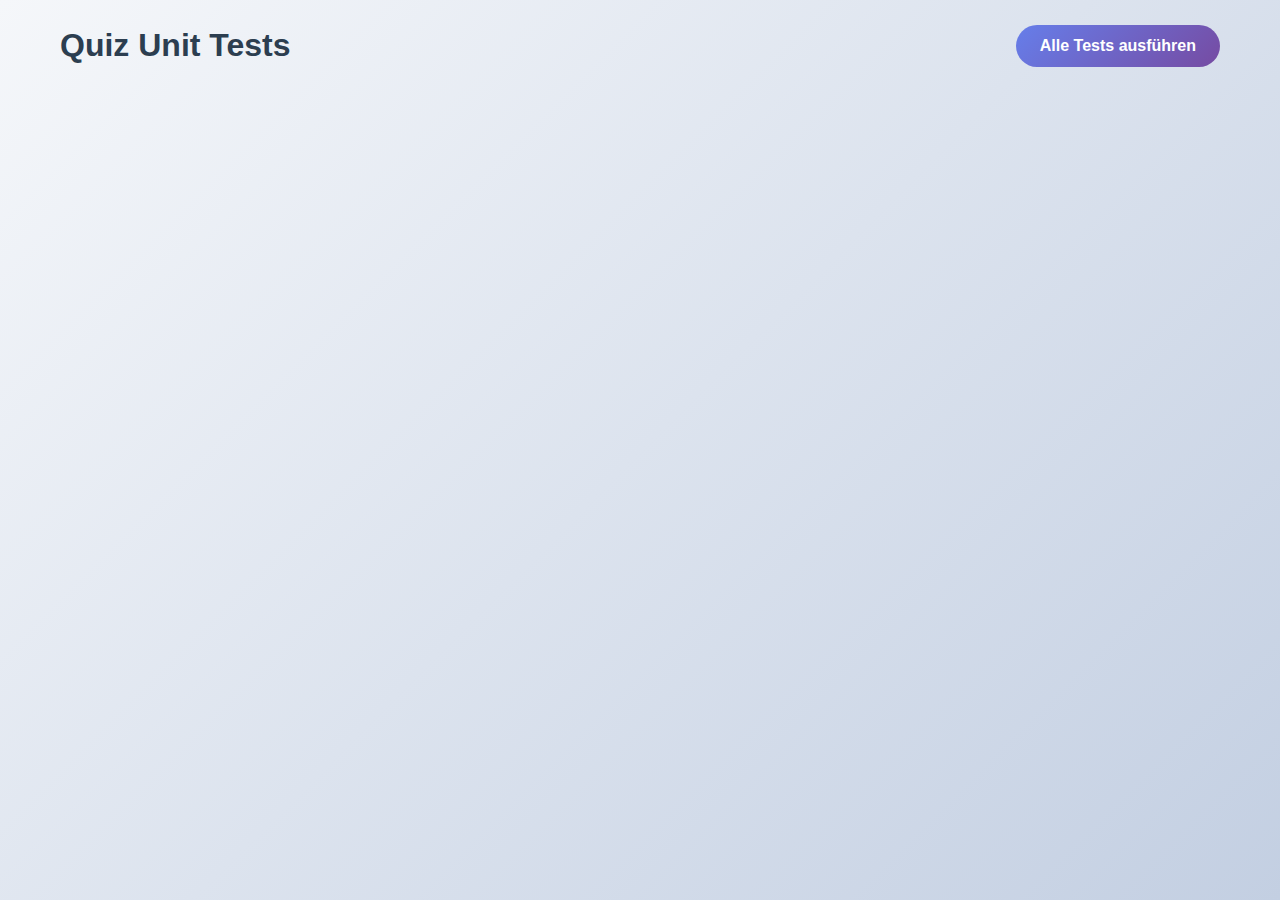
<file: tests/test-runner.html>
<!DOCTYPE html>
<html lang="de">
<head>
    <meta charset="UTF-8">
    <meta name="viewport" content="width=device-width, initial-scale=1.0">
    <title>Quiz Unit Tests</title>
    <link rel="stylesheet" href="../css/style.css">
    <style>
        .test-container {
            max-width: 1200px;
            margin: 0 auto;
            padding: 20px;
        }
        .test-section {
            background: rgba(255, 255, 255, 0.1);
            border-radius: 15px;
            padding: 20px;
            margin: 20px 0;
            backdrop-filter: blur(10px);
            border: 1px solid rgba(255, 255, 255, 0.2);
        }
        .test-result {
            padding: 10px;
            margin: 5px 0;
            border-radius: 8px;
            font-weight: 500;
        }
        .test-pass {
            background: rgba(39, 174, 96, 0.2);
            color: #27ae60;
            border: 1px solid #27ae60;
        }
        .test-fail {
            background: rgba(231, 76, 60, 0.2);
            color: #e74c3c;
            border: 1px solid #e74c3c;
        }
        .test-summary {
            background: rgba(52, 152, 219, 0.2);
            color: #3498db;
            border: 1px solid #3498db;
            padding: 15px;
            border-radius: 10px;
            margin: 20px 0;
        }
        .test-header {
            display: flex;
            justify-content: space-between;
            align-items: center;
            margin-bottom: 15px;
        }
        .run-tests-btn {
            background: linear-gradient(135deg, #667eea 0%, #764ba2 100%);
            color: white;
            border: none;
            padding: 12px 24px;
            border-radius: 25px;
            font-size: 16px;
            font-weight: 600;
            cursor: pointer;
            transition: transform 0.3s ease;
        }
        .run-tests-btn:hover {
            transform: translateY(-2px);
        }
    </style>
</head>
<body>
    <div class="test-container">
        <div class="test-header">
            <h1><i class="fas fa-vial"></i> Quiz Unit Tests</h1>
            <button class="run-tests-btn" onclick="runAllTests()">
                <i class="fas fa-play"></i> Alle Tests ausführen
            </button>
        </div>
        
        <div id="testResults"></div>
    </div>

    <!-- Load test files -->
    <script src="../data/questions.js"></script>
    <script src="../js/audio.js"></script>
    <script src="../js/storage.js"></script>
    <script src="quiz-tests.js"></script>
    <script src="audio-tests.js"></script>
    <script src="storage-tests.js"></script>
    <script src="validation-tests.js"></script>
    <script src="test-runner.js"></script>
</body>
</html>
</file>
<file: css/responsive.css>
/* ===== RESPONSIVE DESIGN ===== */

/* Large Desktop (1200px and up) */
@media (min-width: 1200px) {
  .container {
    max-width: 1400px;
  }

  .welcome-card {
    padding: 4rem;
  }

  .logo {
    font-size: 3.5rem;
  }

  .welcome-title {
    font-size: 1rem;
  }
}

/* Desktop (992px to 1199px) */
@media (max-width: 1199px) {
  .container {
    padding: 0 30px;
  }
}

/* Tablet (768px to 991px) */
@media (max-width: 991px) {
  .header {
    padding: 0;
  }

  .logo {
    font-size: 2.5rem;
  }

  .logo i {
    font-size: 2rem;
  }

  .welcome-card {
    padding: 2.5rem;
    margin: 0 1rem;
  }

  .welcome-title {
    font-size: 1rem;
  }

  .welcome-description {
    font-size: 0.8rem;
  }

  .phase-header {
    flex-direction: column;
    text-align: center;
    gap: 0.75rem;
  }

  .phase-status {
    text-align: center;
  }
}

/* Mobile Large (576px to 767px) */
@media (max-width: 767px) {
  .container {
    padding: 0 15px;
  }

  .header {
    padding: 0;
    margin: 0;
    height: 0;
    border: 0;
    background: transparent;
  }

  .logo {
    font-size: 2rem;
    flex-direction: column;
    gap: 0.5rem;
  }

  .logo i {
    font-size: 1.5rem;
  }

  .subtitle {
    font-size: 1rem;
  }

  .main-content {
    padding: 1rem 0;
  }

  .welcome-card {
    padding: 2rem 1.5rem;
    border-radius: 15px;
  }

  .welcome-icon {
    font-size: 3rem;
    margin-bottom: 1rem;
  }

  .welcome-title {
    font-size: 1rem;
    margin-bottom: 0.75rem;
  }

  .welcome-description {
    font-size: 0.8rem;
    margin-bottom: 2rem;
  }

  .quiz-phases {
    gap: 1rem;
    margin-bottom: 2rem;
  }

  .phase-card {
    padding: 1.25rem;
  }

  .phase-header {
    margin-bottom: 0.75rem;
  }

  .phase-icon {
    width: 50px;
    height: 50px;
    font-size: 1.5rem;
  }

  .phase-info h3 {
    font-size: 1.1rem;
  }

  .phase-info p {
    font-size: 0.8rem;
  }

  .phase-details li {
    font-size: 0.8rem;
    margin-bottom: 0.4rem;
  }

  .start-btn {
    padding: 0.875rem 2rem;
    font-size: 1.1rem;
  }

  .instructions {
    padding: 1.25rem;
  }

  .instructions h3 {
    font-size: 1rem;
  }

  .instructions li {
    font-size: 0.8rem;
  }
}

/* Mobile Small (up to 575px) */
@media (max-width: 575px) {
  .container {
    padding: 0 10px;
  }

  .header {
    padding: 0;
    margin: 0;
    height: 0;
    border: 0;
    background: transparent;
  }

  .logo {
    font-size: 1.8rem;
  }

  .logo i {
    font-size: 1.3rem;
  }

  .subtitle {
    font-size: 0.9rem;
  }

  .welcome-card {
    padding: 1.5rem 1rem;
    border-radius: 12px;
  }

  .welcome-icon {
    font-size: 2.5rem;
  }

  .welcome-title {
    font-size: 1rem;
  }

  .welcome-description {
    font-size: 0.8rem;
  }

  .phase-card {
    padding: 1rem;
  }

  .phase-icon {
    width: 45px;
    height: 45px;
    font-size: 1.3rem;
  }

  .phase-info h3 {
    font-size: 1rem;
  }

  .phase-info p {
    font-size: 0.75rem;
  }

  .status-badge {
    padding: 0.4rem 0.8rem;
    font-size: 0.7rem;
  }

  .phase-details li {
    font-size: 0.75rem;
    gap: 0.5rem;
  }

  .phase-details li i {
    width: 14px;
  }

  .start-btn {
    padding: 0.75rem 1.5rem;
    font-size: 1rem;
    width: 100%;
    justify-content: center;
  }

  .instructions {
    padding: 1rem;
  }

  .instructions h3 {
    font-size: 0.9rem;
  }

  .instructions li {
    font-size: 0.75rem;
    padding-left: 1.25rem;
  }

  .footer {
    padding: 1.5rem 0;
    font-size: 0.8rem;
  }
}

/* Extra Small Mobile (up to 375px) */
@media (max-width: 375px) {
  .welcome-card {
    padding: 1.25rem 0.75rem;
  }

  .welcome-title {
    font-size: 1rem;
  }

  .welcome-description {
    font-size: 0.85rem;
  }

  .phase-card {
    padding: 0.875rem;
  }

  .phase-icon {
    width: 40px;
    height: 40px;
    font-size: 1.2rem;
  }

  .start-btn {
    padding: 0.7rem 1.25rem;
    font-size: 0.95rem;
  }
}

/* Landscape Mobile */
@media (max-height: 600px) and (orientation: landscape) {
  .header {
    padding: 0.5rem 0;
    margin-bottom: 0.5rem;
  }

  .main-content {
    padding: 0.5rem 0;
  }

  .welcome-card {
    padding: 1.5rem;
  }

  .welcome-icon {
    font-size: 2rem;
    margin-bottom: 0.75rem;
  }

  .welcome-title {
    font-size: 1.5rem;
    margin-bottom: 0.5rem;
  }

  .welcome-description {
    margin-bottom: 1.5rem;
  }

  .quiz-phases {
    margin-bottom: 1.5rem;
  }

  .start-section {
    margin-bottom: 1.5rem;
  }
}

/* High DPI Displays */
@media (-webkit-min-device-pixel-ratio: 2), (min-resolution: 192dpi) {
  .welcome-card {
    box-shadow: 0 20px 40px rgba(0, 0, 0, 0.08);
  }

  .phase-card.active {
    box-shadow: 0 10px 25px rgba(52, 152, 219, 0.12);
  }
}

/* Print Styles */
@media print {
  .header,
  .footer,
  .start-section,
  .instructions {
    display: none;
  }

  .welcome-card {
    box-shadow: none;
    border: 1px solid #ccc;
  }

  body {
    background: white;
  }
}
</file>
<file: css/quiz.css>
/* ===== QUIZ-SPECIFIC STYLES ===== */

/* Quiz Header */
.quiz-header {
  background: rgba(255, 255, 255, 0.95);
  backdrop-filter: blur(10px);
  border-bottom: 1px solid rgba(52, 152, 219, 0.1);
  padding: 1.5rem 0;
  margin-bottom: 1rem;
}

.quiz-header .header-content {
  display: flex;
  justify-content: space-between;
  align-items: center;
  max-width: 1200px;
  margin: 0 auto;
  padding: 0 20px;
}

.quiz-title {
  font-size: 1.8rem;
  font-weight: 600;
  color: #2c3e50;
  display: flex;
  align-items: center;
  gap: 0.75rem;
  margin-bottom: 0.25rem;
}

.quiz-title i {
  color: #3498db;
  font-size: 1.5rem;
}

.quiz-subtitle {
  color: #7f8c8d;
  font-size: 1rem;
  margin: 0;
}

.quiz-controls {
  display: flex;
  gap: 1rem;
}

.btn-secondary {
  background: #95a5a6;
  color: white;
  border: none;
  padding: 0.75rem 1.5rem;
  border-radius: 25px;
  cursor: pointer;
  font-weight: 500;
  transition: all 0.3s ease;
  display: flex;
  align-items: center;
  gap: 0.5rem;
  font-size: 0.9rem;
}

.btn-secondary:hover {
  background: #7f8c8d;
  transform: translateY(-1px);
}

/* Progress Container */
.progress-container {
  background: rgba(255, 255, 255, 0.9);
  backdrop-filter: blur(10px);
  padding: 1rem 0;
  margin-bottom: 2rem;
  border-bottom: 1px solid rgba(52, 152, 219, 0.1);
}

.progress-info {
  display: flex;
  justify-content: space-between;
  align-items: center;
  max-width: 1200px;
  margin: 0 auto 1rem auto;
  padding: 0 20px;
}

.question-counter {
  font-weight: 500;
  color: #2c3e50;
  font-size: 1rem;
}

.timer {
  display: flex;
  align-items: center;
  gap: 0.5rem;
  font-weight: 600;
  color: #2c3e50;
  font-size: 1.1rem;
}

.timer i {
  color: #3498db;
}

.timer.warning {
  color: #f39c12;
  animation: pulse 1s infinite;
}

.timer.danger {
  color: #e74c3c;
  animation: pulse 0.5s infinite;
}

@keyframes pulse {
  0%,
  100% {
    opacity: 1;
  }
  50% {
    opacity: 0.7;
  }
}

.progress-bar {
  max-width: 1200px;
  margin: 0 auto;
  padding: 0 20px;
  height: 8px;
  background: rgba(52, 152, 219, 0.1);
  border-radius: 4px;
  overflow: hidden;
}

.progress-fill {
  height: 100%;
  background: linear-gradient(90deg, #3498db 0%, #2980b9 100%);
  border-radius: 4px;
  transition: width 0.3s ease;
  width: 5%;
}

/* Quiz Content */
.quiz-content {
  flex: 1;
  display: flex;
  align-items: center;
  justify-content: center;
  padding: 2rem 0;
}

.quiz-card {
  background: rgba(255, 255, 255, 0.95);
  backdrop-filter: blur(15px);
  border-radius: 20px;
  padding: 3rem;
  box-shadow: 0 20px 40px rgba(0, 0, 0, 0.1);
  border: 1px solid rgba(255, 255, 255, 0.2);
  max-width: 800px;
  width: 100%;
  text-align: center;
}

/* Question Container */
.question-container {
  animation: fadeInUp 0.6s ease-out;
}

.question-header {
  margin-bottom: 2.5rem;
}

.question-text {
  font-size: 1.8rem;
  font-weight: 600;
  color: #2c3e50;
  line-height: 1.4;
  margin: 0;
}

/* Answer Options */
.answer-options {
  display: flex;
  flex-direction: column;
  gap: 1rem;
  margin: 2rem 0;
}

/* Radio button styling for single choice questions */
.radio-option {
  display: flex;
  align-items: flex-start;
  padding: 1.5rem;
  margin-bottom: 1rem;
  background: rgba(255, 255, 255, 0.8);
  border: 2px solid rgba(52, 152, 219, 0.2);
  border-radius: 12px;
  cursor: pointer;
  transition: all 0.3s ease;
  user-select: none;
}

.radio-option:hover {
  background: rgba(255, 255, 255, 0.95);
  border-color: rgba(52, 152, 219, 0.4);
  transform: translateY(-2px);
  box-shadow: 0 8px 25px rgba(52, 152, 219, 0.15);
}

.radio-option input[type="radio"] {
  display: none;
  cursor: pointer;
}

.radio-custom {
  width: 24px;
  height: 24px;
  border: 3px solid rgba(52, 152, 219, 0.3);
  border-radius: 50%;
  background: white;
  position: relative;
  flex-shrink: 0;
  margin-top: 2px;
  transition: all 0.3s ease;
}

.radio-option input[type="radio"]:checked + .radio-custom {
  background: #3498db;
  border-color: #3498db;
}

.radio-option input[type="radio"]:checked + .radio-custom::after {
  content: "";
  position: absolute;
  top: 50%;
  left: 50%;
  transform: translate(-50%, -50%);
  width: 8px;
  height: 8px;
  background: white;
  border-radius: 50%;
}

.radio-option .option-text {
  flex: 1;
  font-size: 1.1rem;
  color: #2c3e50;
  line-height: 1.5;
  font-weight: 500;
}

/* Force pointer cursor for all radio option elements */
.radio-option,
.radio-option *,
.radio-option:hover,
.radio-option:focus,
.radio-option:active {
  cursor: pointer !important;
}

/* Override answer-option cursor for radio options */
.answer-option.radio-option,
.answer-option.radio-option *,
.answer-option.radio-option:hover,
.answer-option.radio-option:focus,
.answer-option.radio-option:active {
  cursor: pointer !important;
}

/* Ensure radio options are never disabled */
.answer-option.radio-option:disabled {
  cursor: pointer !important;
  opacity: 1;
}

/* Submit Section */
.submit-section {
  text-align: center;
  margin-top: 2rem;
  padding-top: 2rem;
  border-top: 1px solid rgba(52, 152, 219, 0.1);
}

.submit-section .btn-primary {
  padding: 1rem 2.5rem;
  font-size: 1.1rem;
  opacity: 0.6;
  cursor: not-allowed;
  transition: all 0.3s ease;
}

.submit-section .btn-primary:not(:disabled) {
  opacity: 1;
  cursor: pointer;
}

.submit-section .btn-primary:not(:disabled):hover {
  transform: translateY(-2px);
  box-shadow: 0 8px 25px rgba(52, 152, 219, 0.3);
}

/* Feedback Details */
.feedback-details {
  margin-top: 2rem;
  padding: 1.5rem;
  background: rgba(255, 255, 255, 0.8);
  border-radius: 15px;
  border: 1px solid rgba(52, 152, 219, 0.1);
}

.feedback-details h4 {
  color: #2c3e50;
  margin-bottom: 1rem;
  font-size: 1.1rem;
  font-weight: 600;
}

.feedback-details ul {
  list-style: none;
  padding: 0;
  margin: 0;
}

.feedback-details li {
  padding: 0.5rem 0;
  margin-bottom: 0.5rem;
  border-radius: 8px;
  padding-left: 1rem;
  position: relative;
}

.feedback-details li.correct {
  background: rgba(46, 204, 113, 0.1);
  color: #27ae60;
  border-left: 4px solid #27ae60;
}

.feedback-details li.incorrect {
  background: rgba(231, 76, 60, 0.1);
  color: #e74c3c;
  border-left: 4px solid #e74c3c;
}

.feedback-details li::before {
  content: "";
  position: absolute;
  left: 0.5rem;
  top: 50%;
  transform: translateY(-50%);
  width: 8px;
  height: 8px;
  border-radius: 50%;
}

.feedback-details li.correct::before {
  background: #27ae60;
}

.feedback-details li.incorrect::before {
  background: #e74c3c;
}

.answer-option {
  background: rgba(255, 255, 255, 0.8);
  border: 2px solid rgba(52, 152, 219, 0.2);
  border-radius: 15px;
  padding: 1.5rem;
  cursor: pointer;
  transition: all 0.3s ease;
  display: flex;
  align-items: center;
  gap: 1rem;
  text-align: left;
  font-size: 1rem;
  color: #2c3e50;
}

.answer-option:hover {
  background: rgba(52, 152, 219, 0.05);
  border-color: #3498db;
  transform: translateY(-2px);
  box-shadow: 0 10px 25px rgba(52, 152, 219, 0.15);
}

.answer-option.selected {
  background: rgba(52, 152, 219, 0.1);
  border-color: #3498db;
  transform: translateY(-2px);
  box-shadow: 0 10px 25px rgba(52, 152, 219, 0.2);
}

.answer-option.correct {
  background: rgba(39, 174, 96, 0.1);
  border-color: #27ae60;
  color: #27ae60;
}

.answer-option.incorrect {
  background: rgba(231, 76, 60, 0.1);
  border-color: #e74c3c;
  color: #e74c3c;
}

.option-letter {
  background: #3498db;
  color: white;
  width: 40px;
  height: 40px;
  border-radius: 50%;
  display: flex;
  align-items: center;
  justify-content: center;
  font-weight: 600;
  font-size: 1.1rem;
  flex-shrink: 0;
}

.answer-option.correct .option-letter {
  background: #27ae60;
}

.answer-option.incorrect .option-letter {
  background: #e74c3c;
}

.option-text {
  flex: 1;
  font-weight: 500;
}

/* Feedback Container */
.feedback-container {
  animation: fadeInUp 0.6s ease-out;
  text-align: center;
}

.feedback-icon {
  font-size: 4rem;
  margin-bottom: 1.5rem;
}

.feedback-icon.correct {
  color: #27ae60;
}

.feedback-icon.incorrect {
  color: #e74c3c;
}

.feedback-title {
  font-size: 2rem;
  font-weight: 600;
  color: #2c3e50;
  margin-bottom: 1rem;
}

.feedback-message {
  font-size: 1.1rem;
  color: #7f8c8d;
  line-height: 1.6;
  margin-bottom: 2rem;
}

.btn-primary {
  background: linear-gradient(135deg, #3498db 0%, #2980b9 100%);
  color: white;
  border: none;
  padding: 1rem 2.5rem;
  font-size: 1.2rem;
  font-weight: 600;
  border-radius: 50px;
  cursor: pointer;
  transition: all 0.3s ease;
  display: inline-flex;
  align-items: center;
  gap: 0.75rem;
  box-shadow: 0 10px 25px rgba(52, 152, 219, 0.3);
}

.btn-primary:hover {
  transform: translateY(-2px);
  box-shadow: 0 15px 35px rgba(52, 152, 219, 0.4);
  background: linear-gradient(135deg, #2980b9 0%, #1f5f8b 100%);
}

/* Results Container */
.results-container {
  animation: fadeInUp 0.6s ease-out;
  text-align: center;
}

.results-header {
  margin-bottom: 2rem;
}

.results-title {
  font-size: 2.5rem;
  font-weight: 600;
  color: #2c3e50;
  margin-bottom: 2rem;
}

.results-score {
  display: flex;
  flex-direction: column;
  align-items: center;
  gap: 1rem;
}

.score-circle {
  width: 150px;
  height: 150px;
  border-radius: 50%;
  background: linear-gradient(135deg, #3498db 0%, #2980b9 100%);
  display: flex;
  align-items: center;
  justify-content: center;
  color: white;
  font-weight: 700;
  position: relative;
  box-shadow: 0 15px 35px rgba(52, 152, 219, 0.3);
}

.score-circle.passed {
  background: linear-gradient(135deg, #27ae60 0%, #229954 100%);
  box-shadow: 0 15px 35px rgba(39, 174, 96, 0.3);
}

.score-circle.failed {
  background: linear-gradient(135deg, #e74c3c 0%, #c0392b 100%);
  box-shadow: 0 15px 35px rgba(231, 76, 60, 0.3);
}

.score-number {
  font-size: 3rem;
  line-height: 1;
}

.score-percentage {
  font-size: 1.5rem;
  position: absolute;
  top: 50%;
  right: 25%;
  transform: translateY(-50%);
}

.score-text {
  font-size: 1.1rem;
  color: #7f8c8d;
  margin: 0;
}

.results-status {
  margin-bottom: 2rem;
}

.status-icon {
  font-size: 4rem;
  margin-bottom: 1rem;
}

.status-icon.passed {
  color: #27ae60;
}

.status-icon.failed {
  color: #e74c3c;
}

.status-title {
  font-size: 2rem;
  font-weight: 600;
  color: #2c3e50;
  margin-bottom: 1rem;
}

.status-message {
  font-size: 1.1rem;
  color: #7f8c8d;
  line-height: 1.6;
  margin: 0;
}

.results-actions {
  display: flex;
  gap: 1rem;
  justify-content: center;
  flex-wrap: wrap;
}

/* Audio Controls */
.audio-controls {
  position: fixed;
  bottom: 2rem;
  right: 2rem;
  z-index: 100;
}

.audio-toggle {
  background: rgba(255, 255, 255, 0.9);
  backdrop-filter: blur(10px);
  border: 2px solid rgba(52, 152, 219, 0.2);
  border-radius: 50%;
  width: 60px;
  height: 60px;
  cursor: pointer;
  transition: all 0.3s ease;
  display: flex;
  align-items: center;
  justify-content: center;
  font-size: 1.5rem;
  color: #3498db;
  box-shadow: 0 10px 25px rgba(0, 0, 0, 0.1);
}

.audio-toggle:hover {
  background: rgba(52, 152, 219, 0.1);
  border-color: #3498db;
  transform: translateY(-2px);
  box-shadow: 0 15px 35px rgba(0, 0, 0, 0.15);
}

.audio-toggle.muted {
  color: #95a5a6;
  border-color: #95a5a6;
}

/* Quiz Footer */
.quiz-footer {
  text-align: center;
  padding: 2rem 0;
  color: #7f8c8d;
  font-size: 0.9rem;
  background: rgba(255, 255, 255, 0.8);
  backdrop-filter: blur(10px);
  border-top: 1px solid rgba(52, 152, 219, 0.1);
  margin-top: 2rem;
}

/* Animations */
@keyframes fadeInUp {
  from {
    opacity: 0;
    transform: translateY(30px);
  }
  to {
    opacity: 1;
    transform: translateY(0);
  }
}

@keyframes slideIn {
  from {
    opacity: 0;
    transform: translateX(-30px);
  }
  to {
    opacity: 1;
    transform: translateX(0);
  }
}

@keyframes bounce {
  0%,
  20%,
  53%,
  80%,
  100% {
    transform: translate3d(0, 0, 0);
  }
  40%,
  43% {
    transform: translate3d(0, -30px, 0);
  }
  70% {
    transform: translate3d(0, -15px, 0);
  }
  90% {
    transform: translate3d(0, -4px, 0);
  }
}

.feedback-container {
  animation: slideIn 0.6s ease-out;
}

.results-container {
  animation: fadeInUp 0.8s ease-out;
}

.score-circle {
  animation: bounce 1s ease-out 0.5s both;
}

/* Disabled States */
.answer-option:disabled {
  cursor: not-allowed;
  opacity: 0.7;
}

.answer-option:disabled:hover {
  transform: none;
  box-shadow: none;
}

/* Loading States */
.quiz-card.loading {
  opacity: 0.7;
  pointer-events: none;
}

.loading-spinner {
  display: inline-block;
  width: 20px;
  height: 20px;
  border: 3px solid rgba(255, 255, 255, 0.3);
  border-radius: 50%;
  border-top-color: #fff;
  animation: spin 1s ease-in-out infinite;
}

@keyframes spin {
  to {
    transform: rotate(360deg);
  }
}
</file>
<file: css/phase5.css>
/* Phase 5 - KI-gestützte Freitextfragen */

/* ===== LOADING SCREEN ===== */
.loading-screen {
  display: flex;
  justify-content: center;
  align-items: center;
  min-height: 60vh;
  background: linear-gradient(135deg, #667eea 0%, #764ba2 100%);
  border-radius: 20px;
  margin: 20px 0;
  box-shadow: 0 20px 40px rgba(0, 0, 0, 0.1);
}

.loading-content {
  text-align: center;
  color: white;
  padding: 40px;
}

.loading-content i {
  font-size: 4rem;
  margin-bottom: 20px;
  color: #fff;
}

.loading-content h2 {
  font-size: 2rem;
  margin-bottom: 10px;
  font-weight: 600;
}

.loading-content p {
  font-size: 1.1rem;
  opacity: 0.9;
}

/* ===== QUIZ INTERFACE ===== */
.quiz-interface {
  animation: fadeIn 0.5s ease-in-out;
}

/* Question Header */
.question-header {
  background: linear-gradient(135deg, #667eea 0%, #764ba2 100%);
  padding: 30px;
  border-radius: 15px;
  margin-bottom: 30px;
  box-shadow: 0 10px 30px rgba(0, 0, 0, 0.1);
  color: white;
}

.question-header h2 {
  font-size: 1.5rem;
  margin-bottom: 15px;
  line-height: 1.4;
  font-weight: 600;
}

.question-meta {
  display: flex;
  gap: 20px;
  flex-wrap: wrap;
}

.category,
.difficulty {
  background: rgba(255, 255, 255, 0.2);
  padding: 8px 16px;
  border-radius: 20px;
  font-size: 0.9rem;
  font-weight: 500;
  backdrop-filter: blur(10px);
}

/* ===== ANSWER SECTION ===== */
.answer-input-section {
  background: white;
  padding: 30px;
  border-radius: 15px;
  box-shadow: 0 10px 30px rgba(0, 0, 0, 0.1);
  margin-bottom: 30px;
}

.textarea-container {
  position: relative;
  margin-bottom: 20px;
}

#answerInput {
  width: 100%;
  min-height: 200px;
  padding: 20px;
  border: 2px solid #e1e5e9;
  border-radius: 12px;
  font-size: 1rem;
  font-family: "Poppins", sans-serif;
  line-height: 1.6;
  resize: vertical;
  transition: all 0.3s ease;
  background: #fafbfc;
  color: #1f2937; /* Dunkle Textfarbe für bessere Lesbarkeit */
}

#answerInput:focus {
  outline: none;
  border-color: #667eea;
  background: white;
  box-shadow: 0 0 0 3px rgba(102, 126, 234, 0.1);
  color: #1f2937; /* Dunkle Textfarbe auch im Focus */
}

#answerInput::placeholder {
  color: #9ca3af;
  font-style: italic;
}

.input-info {
  display: flex;
  justify-content: space-between;
  align-items: center;
  margin-top: 10px;
  font-size: 0.9rem;
  color: #6b7280;
}

.char-counter {
  font-weight: 500;
}

.min-chars {
  color: #ef4444;
  font-weight: 500;
}

.min-chars.valid {
  color: #10b981;
}

/* Submit Button */
.submit-btn {
  width: 100%;
  padding: 15px 30px;
  background: linear-gradient(135deg, #667eea 0%, #764ba2 100%);
  color: white;
  border: none;
  border-radius: 12px;
  font-size: 1.1rem;
  font-weight: 600;
  cursor: pointer;
  transition: all 0.3s ease;
  display: flex;
  align-items: center;
  justify-content: center;
  gap: 10px;
}

.submit-btn:hover:not(:disabled) {
  transform: translateY(-2px);
  box-shadow: 0 10px 25px rgba(102, 126, 234, 0.3);
}

.submit-btn:disabled {
  background: #d1d5db;
  cursor: not-allowed;
  transform: none;
  box-shadow: none;
}

.submit-btn.loading {
  background: #6b7280;
  cursor: wait;
}

.submit-btn.loading i {
  animation: spin 1s linear infinite;
}

@keyframes spin {
  from {
    transform: rotate(0deg);
  }
  to {
    transform: rotate(360deg);
  }
}

/* ===== FEEDBACK CONTAINER ===== */
.feedback-container {
  animation: slideInUp 0.5s ease-out;
}

.feedback-content {
  background: white;
  padding: 40px;
  border-radius: 20px;
  box-shadow: 0 20px 40px rgba(0, 0, 0, 0.1);
}

/* AI Analysis Header */
.ai-analysis-header {
  display: flex;
  align-items: center;
  gap: 20px;
  margin-bottom: 30px;
  padding-bottom: 20px;
  border-bottom: 2px solid #f3f4f6;
}

.ai-icon {
  background: linear-gradient(135deg, #667eea 0%, #764ba2 100%);
  width: 60px;
  height: 60px;
  border-radius: 50%;
  display: flex;
  align-items: center;
  justify-content: center;
  color: white;
  font-size: 1.5rem;
}

.ai-title h3 {
  font-size: 1.5rem;
  margin-bottom: 5px;
  color: #1f2937;
}

.ai-title p {
  color: #6b7280;
  font-size: 1rem;
}

/* Score Display */
.score-display {
  display: flex;
  align-items: center;
  gap: 40px;
  margin-bottom: 30px;
  padding: 30px;
  background: linear-gradient(135deg, #f8fafc 0%, #e2e8f0 100%);
  border-radius: 15px;
  position: relative;
}

.score-circle {
  width: 140px;
  height: 140px;
  border-radius: 50%;
  background: conic-gradient(
    from 0deg,
    #10b981 0deg,
    #10b981 var(--score-degree),
    #e5e7eb var(--score-degree),
    #e5e7eb 360deg
  );
  display: flex;
  align-items: center;
  justify-content: center;
  position: relative;
  flex-shrink: 0;
  box-shadow: 0 8px 25px rgba(16, 185, 129, 0.2);
}

.score-circle::before {
  content: "";
  width: 110px;
  height: 110px;
  background: white;
  border-radius: 50%;
  position: absolute;
}

.score-value {
  font-size: 1.8rem;
  font-weight: 700;
  color: #1f2937;
  z-index: 1;
  position: relative;
}

.score-breakdown {
  flex: 1;
  display: flex;
  flex-direction: column;
  gap: 15px;
  margin-left: 30px;
  min-width: 250px;
}

.score-item {
  display: flex;
  justify-content: space-between;
  align-items: flex-start;
  padding: 15px 20px;
  background: white;
  border-radius: 8px;
  border: 1px solid #e5e7eb;
  margin-bottom: 10px;
  box-shadow: 0 2px 4px rgba(0, 0, 0, 0.05);
  position: relative;
}

.score-label {
  font-weight: 600;
  color: #374151;
  font-size: 1rem;
  flex: 1;
  text-align: left;
}

.score-percentage {
  font-weight: 700;
  color: #1f2937;
  font-size: 1.2rem;
  margin-left: 10px;
  text-align: right;
}

/* AI Feedback */
.ai-feedback {
  margin-bottom: 30px;
}

.ai-feedback h4 {
  font-size: 1.2rem;
  margin-bottom: 15px;
  color: #1f2937;
  font-weight: 600;
}

.feedback-text {
  background: #f9fafb;
  padding: 20px;
  border-radius: 12px;
  border-left: 4px solid #667eea;
  line-height: 1.6;
  color: #374151;
  font-size: 1rem;
}

/* Next Button */
.next-btn {
  width: 100%;
  padding: 15px 30px;
  background: linear-gradient(135deg, #10b981 0%, #059669 100%);
  color: white;
  border: none;
  border-radius: 12px;
  font-size: 1.1rem;
  font-weight: 600;
  cursor: pointer;
  transition: all 0.3s ease;
  display: flex;
  align-items: center;
  justify-content: center;
  gap: 10px;
}

.next-btn:hover {
  transform: translateY(-2px);
  box-shadow: 0 10px 25px rgba(16, 185, 129, 0.3);
}

/* ===== RESULTS CONTAINER ===== */
.results-container {
  animation: fadeIn 0.5s ease-in-out;
}

.results-content {
  background: white;
  padding: 40px;
  border-radius: 20px;
  box-shadow: 0 20px 40px rgba(0, 0, 0, 0.1);
  text-align: center;
}

.results-header {
  margin-bottom: 30px;
}

.results-header i {
  font-size: 4rem;
  color: #fbbf24;
  margin-bottom: 20px;
}

.results-header h2 {
  font-size: 2rem;
  color: #1f2937;
  font-weight: 700;
}

.results-stats {
  display: grid;
  grid-template-columns: repeat(auto-fit, minmax(200px, 1fr));
  gap: 20px;
  margin-bottom: 40px;
}

.stat-item {
  background: #f9fafb;
  padding: 20px;
  border-radius: 12px;
  border: 2px solid #e5e7eb;
}

.stat-label {
  display: block;
  font-size: 0.9rem;
  color: #6b7280;
  margin-bottom: 8px;
  font-weight: 500;
}

.stat-value {
  font-size: 1.5rem;
  font-weight: 700;
  color: #1f2937;
}

.results-action {
  margin-top: 30px;
}

.home-btn {
  padding: 15px 30px;
  background: linear-gradient(135deg, #667eea 0%, #764ba2 100%);
  color: white;
  border: none;
  border-radius: 12px;
  font-size: 1.1rem;
  font-weight: 600;
  cursor: pointer;
  transition: all 0.3s ease;
  display: inline-flex;
  align-items: center;
  gap: 10px;
}

.home-btn:hover {
  transform: translateY(-2px);
  box-shadow: 0 10px 25px rgba(102, 126, 234, 0.3);
}

/* ===== ANIMATIONS ===== */
@keyframes fadeIn {
  from {
    opacity: 0;
  }
  to {
    opacity: 1;
  }
}

@keyframes slideInUp {
  from {
    opacity: 0;
    transform: translateY(30px);
  }
  to {
    opacity: 1;
    transform: translateY(0);
  }
}

/* ===== RESPONSIVE DESIGN ===== */
@media (max-width: 768px) {
  .question-header {
    padding: 20px;
  }

  .question-header h2 {
    font-size: 1.3rem;
  }

  .question-meta {
    flex-direction: column;
    gap: 10px;
  }

  .answer-section {
    padding: 20px;
  }

  .feedback-content {
    padding: 20px;
  }

  .ai-analysis-header {
    flex-direction: column;
    text-align: center;
    gap: 15px;
  }

  .score-display {
    flex-direction: column;
    gap: 20px;
    text-align: center;
  }

  .results-stats {
    grid-template-columns: 1fr;
  }

  .results-content {
    padding: 20px;
  }
}

@media (max-width: 480px) {
  .loading-content {
    padding: 20px;
  }

  .loading-content i {
    font-size: 3rem;
  }

  .loading-content h2 {
    font-size: 1.5rem;
  }

  #answerInput {
    min-height: 150px;
    padding: 15px;
  }

  .score-circle {
    width: 100px;
    height: 100px;
  }

  .score-circle::before {
    width: 75px;
    height: 75px;
  }

  .score-value {
    font-size: 1.2rem;
  }
}
</file>
<file: css/style.css>
/* ===== RESET & BASE STYLES ===== */
* {
  margin: 0;
  padding: 0;
  box-sizing: border-box;
}

body {
  font-family: "Poppins", sans-serif;
  background: linear-gradient(135deg, #f5f7fa 0%, #c3cfe2 100%);
  min-height: 100vh;
  color: #2c3e50;
  line-height: 1.6;
}

.container {
  max-width: 1200px;
  margin: 0 auto;
  padding: 0 20px;
  min-height: 100vh;
  display: flex;
  flex-direction: column;
}

/* ===== HEADER ===== */
.header {
  position: sticky;
  top: 0;
  z-index: 50;
  background: rgba(255, 255, 255, 0.95);
  backdrop-filter: blur(10px);
  border-bottom: 1px solid rgba(52, 152, 219, 0.1);
}

.navbar {
  display: flex;
  align-items: center;
  justify-content: space-between;
  gap: 1rem;
  max-width: 1200px;
  margin: 0 auto;
  padding: 0.75rem 20px;
}

.nav-brand .logo {
  font-size: 1.5rem;
  font-weight: 700;
  color: #3498db;
  margin: 0;
  display: flex;
  align-items: center;
  gap: 0.5rem;
}

.nav-brand .logo i {
  font-size: 1.25rem;
  color: #2980b9;
}

.nav-links {
  list-style: none;
  display: flex;
  align-items: center;
  gap: 1rem;
}

.nav-link {
  display: inline-flex;
  align-items: center;
  gap: 0.5rem;
  color: #2c3e50;
  text-decoration: none;
  font-weight: 500;
  padding: 0.5rem 0.75rem;
  border-radius: 8px;
  transition: background 0.2s ease, color 0.2s ease;
}

.nav-link:hover {
  background: rgba(52, 152, 219, 0.08);
  color: #1f5f8b;
}

/* Icons in Top-Navbar erben Linkfarbe */
.nav-link i {
  color: inherit;
}

/* ===== MAIN CONTENT ===== */
.main-content {
  flex: 1;
  display: flex;
  align-items: center;
  justify-content: center;
  padding: 2rem 0;
}

.welcome-card {
  background: rgba(255, 255, 255, 0.95);
  backdrop-filter: blur(15px);
  border-radius: 20px;
  padding: 3rem;
  box-shadow: 0 20px 40px rgba(0, 0, 0, 0.1);
  border: 1px solid rgba(255, 255, 255, 0.2);
  max-width: 800px;
  width: 100%;
  text-align: center;
}

.welcome-icon {
  font-size: 4rem;
  color: #3498db;
  margin-bottom: 1.5rem;
}

.welcome-title {
  font-size: 1rem;
  font-weight: 600;
  color: #2c3e50;
  margin-bottom: 1rem;
}

.welcome-description {
  font-size: 0.8rem;
  color: #7f8c8d;
  margin-bottom: 2.5rem;
  line-height: 1.7;
  text-align: left;
}

/* ===== QUIZ PHASES ===== */
.quiz-phases {
  display: flex;
  flex-direction: column;
  gap: 1.5rem;
  margin-bottom: 2.5rem;
}

.phase-card {
  background: rgba(255, 255, 255, 0.8);
  border-radius: 15px;
  padding: 1.5rem;
  border: 2px solid transparent;
  transition: all 0.3s ease;
  cursor: pointer;
}

.phase-card.active {
  border-color: #3498db;
  background: rgba(52, 152, 219, 0.05);
  transform: translateY(-2px);
  box-shadow: 0 10px 25px rgba(52, 152, 219, 0.15);
}

.phase-card.disabled {
  opacity: 0.6;
  cursor: not-allowed;
}

/* Ensure active phase cards show pointer cursor */
.phase-card.active {
  cursor: pointer !important;
}

.phase-card:hover:not(.disabled) {
  transform: translateY(-2px);
  box-shadow: 0 10px 25px rgba(0, 0, 0, 0.1);
}

.phase-header {
  display: flex;
  align-items: center;
  gap: 1rem;
  margin-bottom: 1rem;
}

.phase-icon {
  font-size: 2rem;
  color: #3498db;
  width: 60px;
  height: 60px;
  background: rgba(52, 152, 219, 0.1);
  border-radius: 50%;
  display: flex;
  align-items: center;
  justify-content: center;
}

.phase-info {
  flex: 1;
  text-align: left;
}

.phase-info h3 {
  font-size: 1.3rem;
  font-weight: 600;
  color: #2c3e50;
  margin-bottom: 0.25rem;
}

.phase-info p {
  color: #7f8c8d;
  font-size: 0.85rem;
}

.phase-status {
  text-align: right;
}

.status-badge {
  background: #27ae60;
  color: white;
  padding: 0.5rem 1rem;
  border-radius: 20px;
  font-size: 0.8rem;
  font-weight: 500;
}

.status-badge.locked {
  background: #e74c3c;
}

.phase-details ul {
  list-style: none;
  text-align: left;
}

.phase-details li {
  display: flex;
  align-items: center;
  gap: 0.75rem;
  margin-bottom: 0.5rem;
  color: #7f8c8d;
  font-size: 0.9rem;
}

.phase-details li i {
  color: #3498db;
  width: 16px;
}

/* ===== START BUTTON ===== */
.start-section {
  margin-bottom: 2rem;
}

.start-btn {
  background: linear-gradient(135deg, #3498db 0%, #2980b9 100%);
  color: white;
  border: none;
  padding: 1rem 2.5rem;
  font-size: 1.2rem;
  font-weight: 600;
  border-radius: 50px;
  cursor: pointer;
  transition: all 0.3s ease;
  display: inline-flex;
  align-items: center;
  gap: 0.75rem;
  box-shadow: 0 10px 25px rgba(52, 152, 219, 0.3);
}

.start-btn:hover {
  transform: translateY(-2px);
  box-shadow: 0 15px 35px rgba(52, 152, 219, 0.4);
  background: linear-gradient(135deg, #2980b9 0%, #1f5f8b 100%);
}

.start-btn:active {
  transform: translateY(0);
}

.pixelify-font {
  font-family: "Pixelify Sans", sans-serif;
}

/* ===== INSTRUCTIONS ===== */
.instructions {
  background: rgba(52, 152, 219, 0.05);
  border-radius: 15px;
  padding: 1.5rem;
  text-align: left;
  border-left: 4px solid #3498db;
}

.instructions h3 {
  font-size: 1.1rem;
  font-weight: 600;
  color: #2c3e50;
  margin-bottom: 1rem;
  display: flex;
  align-items: center;
  gap: 0.5rem;
}

.instructions h3 i {
  color: #3498db;
}

.instructions ul {
  list-style: none;
}

.instructions li {
  margin-bottom: 0.5rem;
  color: #7f8c8d;
  font-size: 0.9rem;
  position: relative;
  padding-left: 1.5rem;
}

.instructions li::before {
  content: "•";
  color: #3498db;
  font-weight: bold;
  position: absolute;
  left: 0;
}

/* ===== FOOTER ===== */
.footer {
  text-align: center;
  padding: 2rem 0;
  color: #7f8c8d;
  font-size: 0.9rem;
  background: rgba(255, 255, 255, 0.8);
  backdrop-filter: blur(10px);
  border-top: 1px solid rgba(52, 152, 219, 0.1);
  margin-top: 2rem;
}

/* ===== ANIMATIONS ===== */
@keyframes fadeInUp {
  from {
    opacity: 0;
    transform: translateY(30px);
  }
  to {
    opacity: 1;
    transform: translateY(0);
  }
}

.welcome-card {
  animation: fadeInUp 0.6s ease-out;
}

.phase-card {
  animation: fadeInUp 0.6s ease-out 0.1s both;
}

.phase-card:nth-child(2) {
  animation-delay: 0.2s;
}

.start-btn {
  animation: fadeInUp 0.6s ease-out 0.3s both;
}

.instructions {
  animation: fadeInUp 0.6s ease-out 0.4s both;
}

/* ===== MOBILE BOTTOM NAVBAR ===== */
/* Bottom-Nav auch f fcr Tablets/kleine Laptops erzwingen */
@media (max-width: 1024px) {
  .header {
    position: static;
    height: 0;
    margin: 0;
    padding: 0;
    border: 0;
    background: transparent;
  }

  .navbar {
    position: fixed;
    left: 0;
    right: 0;
    bottom: env(safe-area-inset-bottom, 0);
    height: 56px;
    padding: 0 16px;
    background: rgba(255, 255, 255, 0.96);
    border-top: 1px solid rgba(52, 152, 219, 0.1);
    box-shadow: 0 -8px 20px rgba(0, 0, 0, 0.05);
    z-index: 9999;
    width: 100%;
  }

  .nav-brand .logo {
    display: none;
  }

  .nav-links {
    width: 100%;
    justify-content: space-around;
    align-items: center;
  }

  .nav-link {
    font-size: 0.95rem;
    padding: 0.5rem;
  }

  body {
    padding-bottom: calc(
      56px + env(safe-area-inset-bottom, 0)
    ); /* Platz f fcr Bottom-Nav */
  }
}

/* Mobile-only Bottom Navbar (separate Leiste) */
.mobile-navbar {
  display: none;
}

@media (max-width: 768px) {
  /* Desktop-Header und Top-Navbar mobil ausblenden */
  .header {
    display: none;
  }
  .navbar {
    display: none;
  }

  /* Neue mobile Bottom-Navigation */
  .mobile-navbar {
    display: flex;
    position: fixed;
    left: 0;
    right: 0;
    bottom: env(safe-area-inset-bottom, 0);
    height: 60px;
    background: rgba(255, 255, 255, 0.98);
    border-top: 1px solid rgba(52, 152, 219, 0.12);
    box-shadow: 0 -8px 20px rgba(0, 0, 0, 0.06);
    z-index: 9999;
    align-items: center;
    justify-content: space-around;
    padding: 0 8px;
  }

  .mobile-nav-link {
    display: inline-flex;
    flex-direction: column;
    align-items: center;
    justify-content: center;
    gap: 4px;
    color: #2c3e50;
    text-decoration: none;
    font-size: 0.9rem;
    min-width: 72px;
    height: 100%;
    padding: 8px 8px;
    border-radius: 10px;
    transition: background 0.2s ease, color 0.2s ease;
  }

  .mobile-nav-link i {
    color: inherit;
    font-size: 1.2rem;
  }
  .mobile-nav-link span {
    font-size: 0.8rem;
  }

  .mobile-nav-link:hover {
    background: rgba(52, 152, 219, 0.08);
    color: #1f5f8b;
  }

  body {
    padding-bottom: calc(60px + env(safe-area-inset-bottom, 0));
  }
}
</file>
